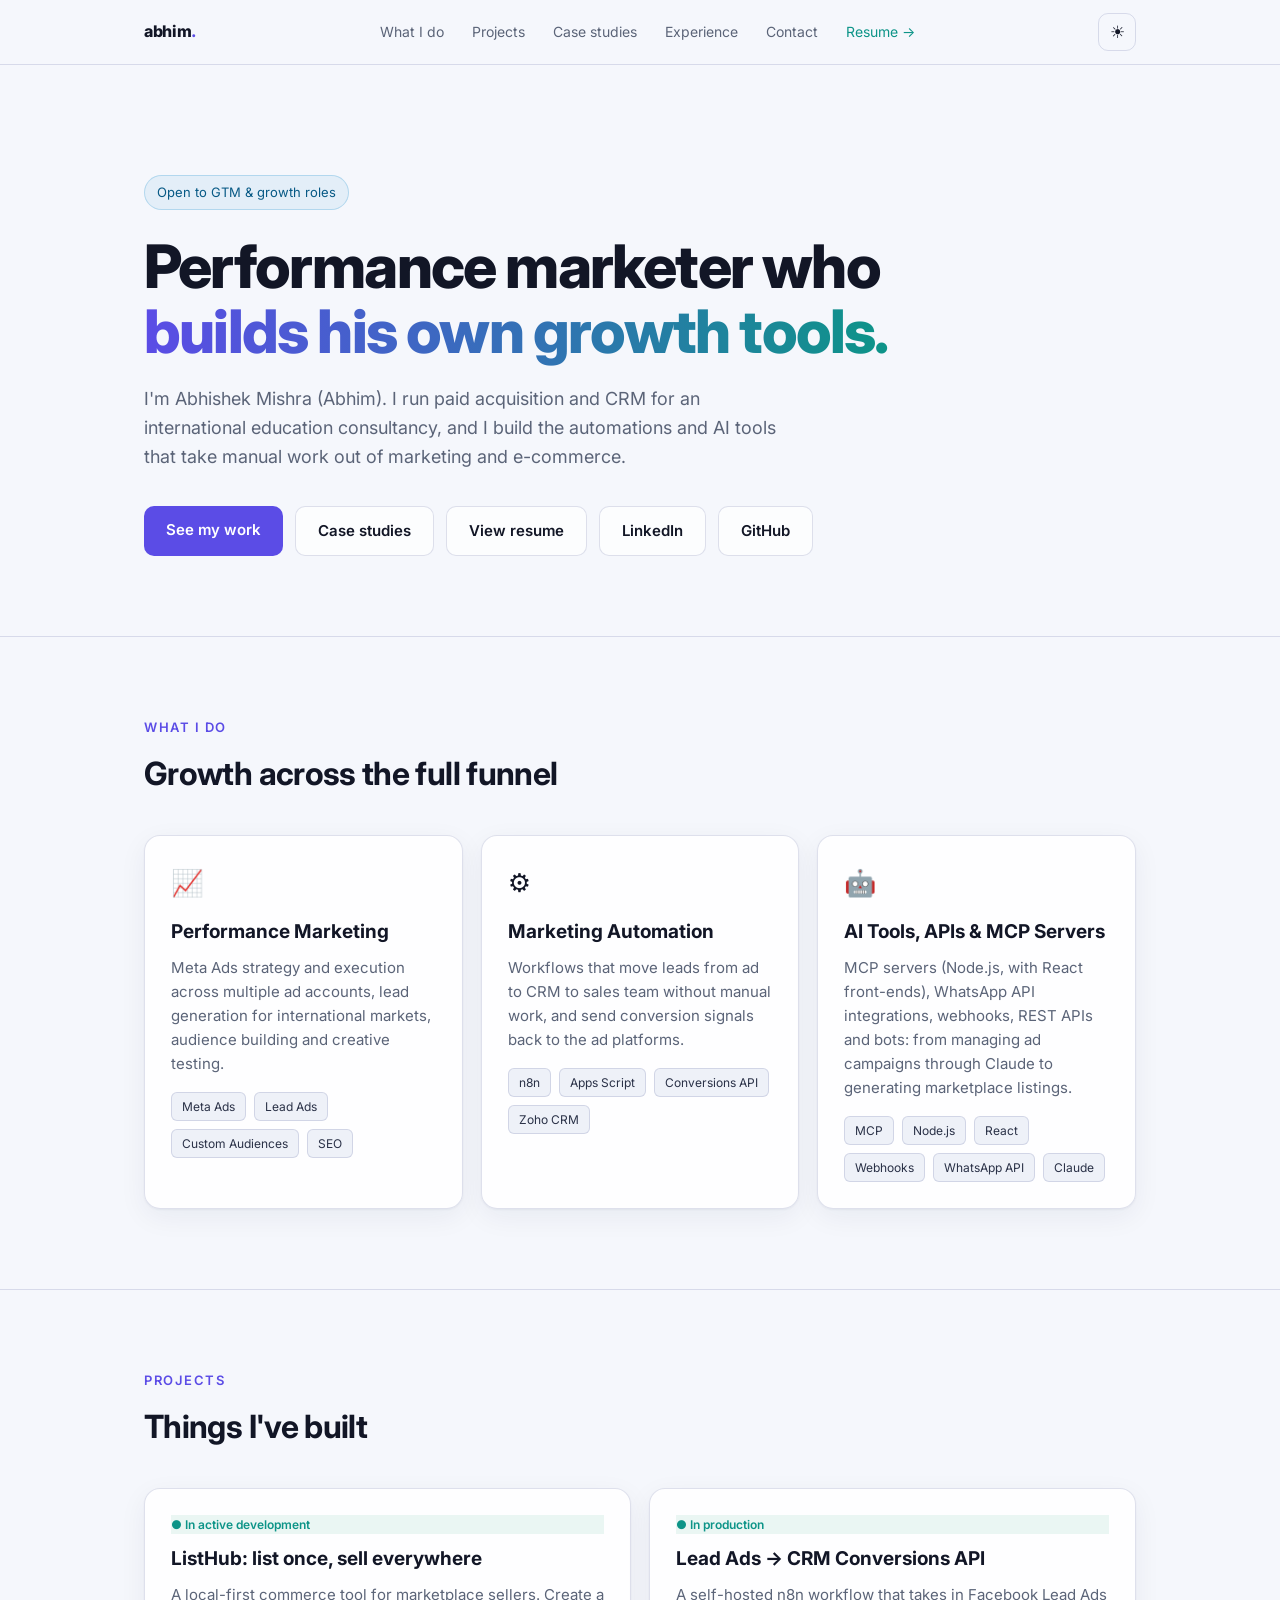
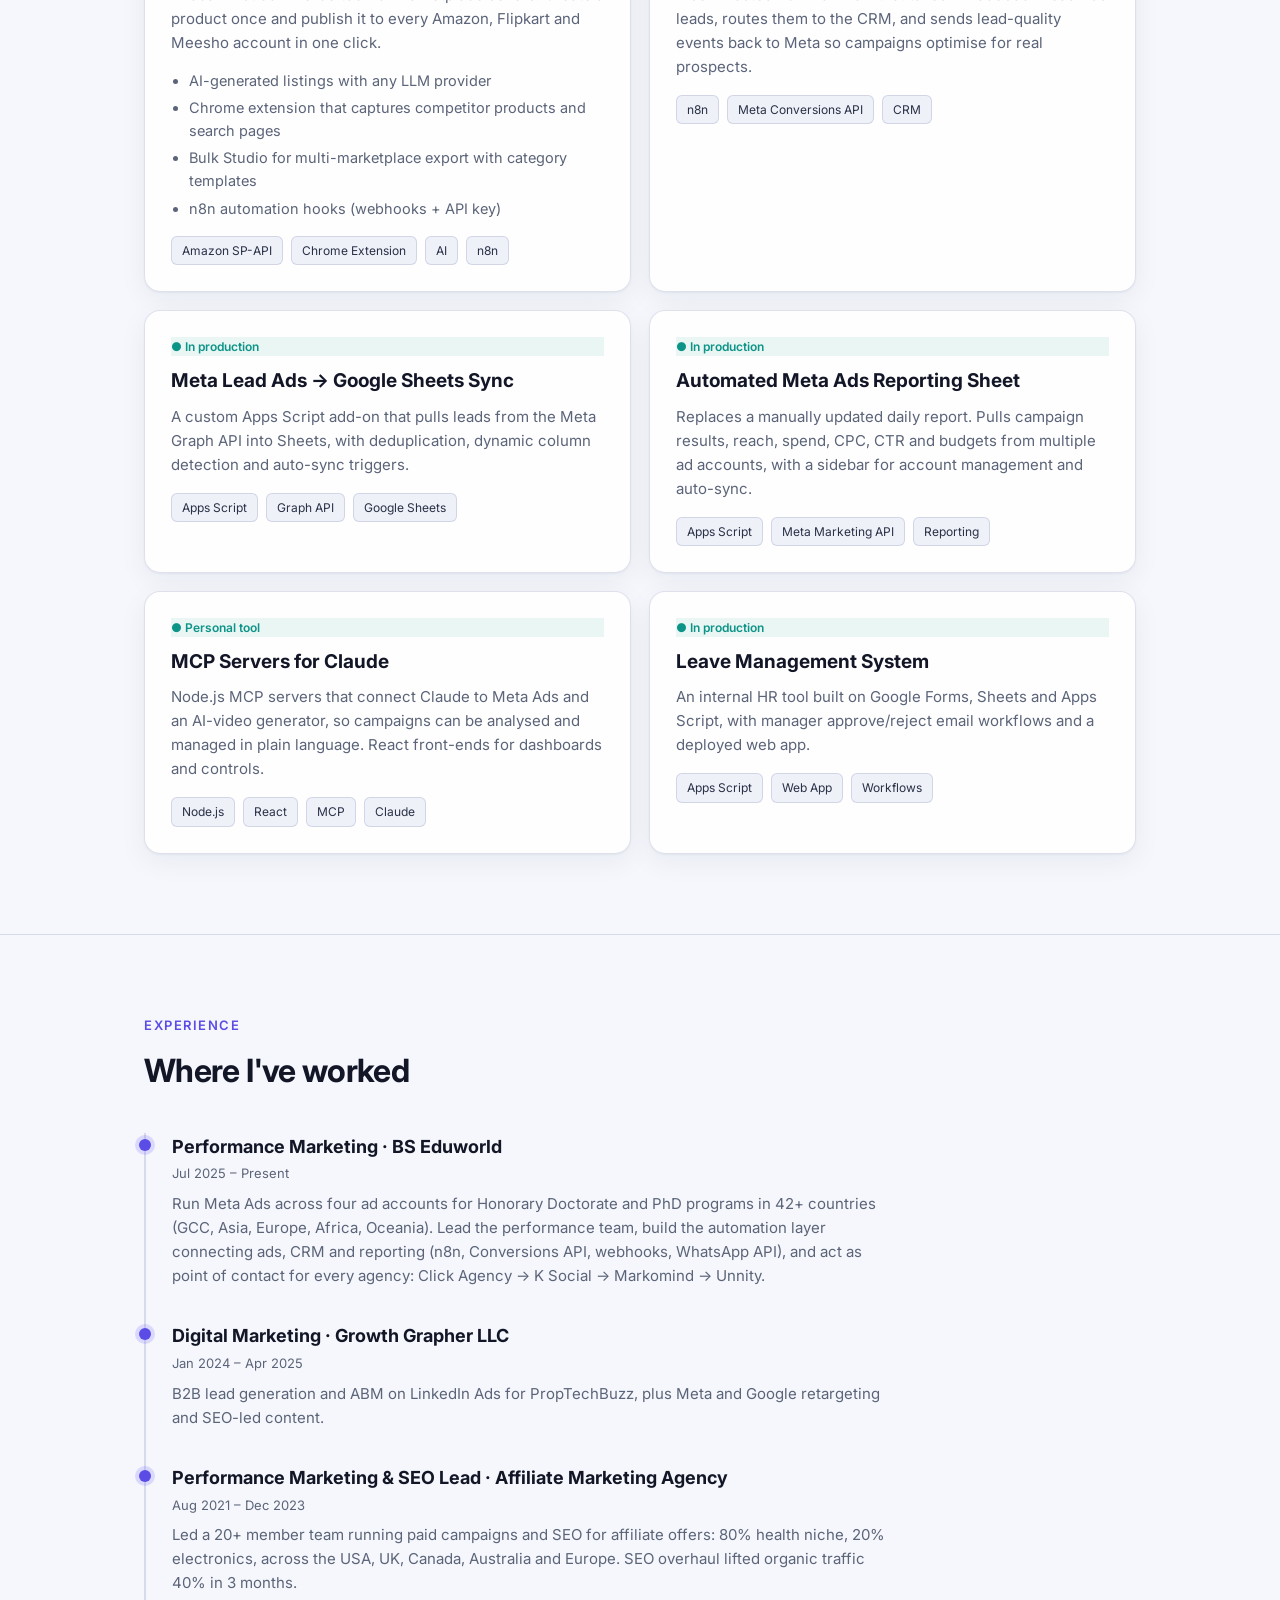
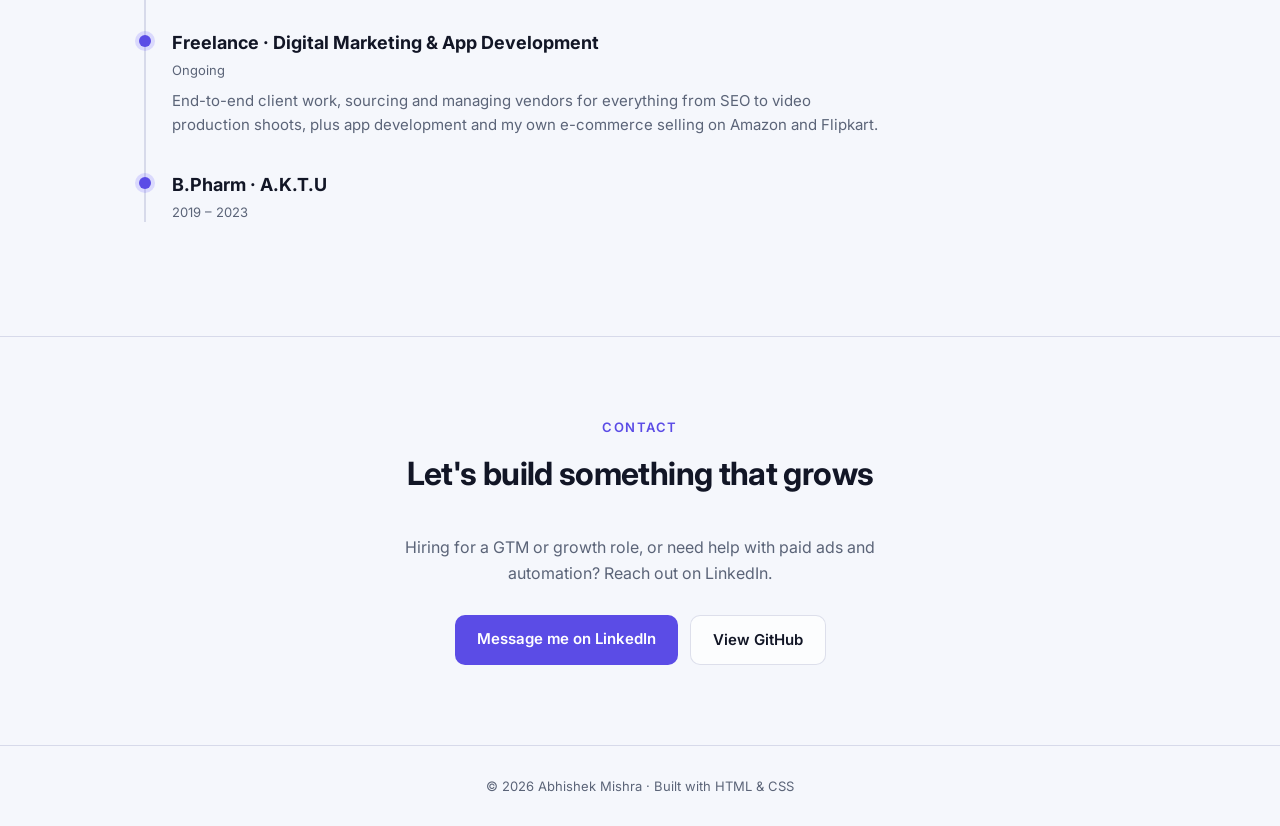
<file: index.html>
<!DOCTYPE html>
<html lang="en">
<head>
<meta charset="UTF-8">
<meta property="og:type" content="website">
<meta property="og:url" content="https://abhimxspace.github.io/portfolio/">
<meta property="og:title" content="Abhishek Mishra | Performance Marketing & Automation Lead">
<meta property="og:description" content="I run the ads and build the system behind them: Meta Ads, n8n, Conversions API, AI tools. Portfolio, case studies and resume.">
<meta property="og:image" content="https://abhimxspace.github.io/portfolio/img/og-portfolio.png">
<meta property="og:image:width" content="1200">
<meta property="og:image:height" content="627">
<meta name="twitter:card" content="summary_large_image">
<meta name="twitter:image" content="https://abhimxspace.github.io/portfolio/img/og-portfolio.png">
<meta name="viewport" content="width=device-width, initial-scale=1.0">
<title>Abhishek Mishra (Abhim) | Performance Marketer & Growth Builder</title>
<meta name="description" content="Performance marketer who builds his own tools: Meta Ads, CRM, marketing automation with n8n and Apps Script, and AI tools for e-commerce sellers.">
<link rel="preconnect" href="https://fonts.googleapis.com">
<link href="https://fonts.googleapis.com/css2?family=Inter:wght@400;500;600;700;800&display=swap" rel="stylesheet">
<style>
  :root{
    --bg:#0b0d12; --panel:#12151d; --line:#1f2430; --text:#e8eaf0; --muted:#9aa3b5;
    --accent:#6d5efc; --accent2:#22d3a6;
  }
  *{box-sizing:border-box;margin:0;padding:0}
  html{scroll-behavior:smooth}
  body{font-family:Inter,system-ui,sans-serif;background:var(--bg);color:var(--text);line-height:1.6}
  a{color:inherit;text-decoration:none}
  .wrap{max-width:1040px;margin:0 auto;padding:0 24px}
  nav{position:sticky;top:0;z-index:10;background:rgba(11,13,18,.85);backdrop-filter:blur(10px);border-bottom:1px solid var(--line)}
  nav .wrap{display:flex;justify-content:space-between;align-items:center;height:64px}
  .logo{font-weight:800;letter-spacing:-.02em}
  .logo span{color:var(--accent)}
  nav ul{display:flex;gap:28px;list-style:none;font-size:14px;color:var(--muted)}
  nav ul a:hover{color:var(--text)}
  .hero{padding:110px 0 80px}
  .tag{display:inline-block;font-size:13px;color:var(--accent2);border:1px solid rgba(34,211,166,.3);background:rgba(34,211,166,.08);padding:6px 12px;border-radius:999px;margin-bottom:24px}
  h1{font-size:clamp(36px,6vw,60px);line-height:1.08;letter-spacing:-.03em;font-weight:800;max-width:820px}
  h1 .grad{background:linear-gradient(90deg,var(--accent),var(--accent2));-webkit-background-clip:text;background-clip:text;color:transparent}
  .lead{font-size:18px;color:var(--muted);max-width:640px;margin:22px 0 34px}
  .btns{display:flex;gap:12px;flex-wrap:wrap}
  .btn{padding:12px 22px;border-radius:10px;font-weight:600;font-size:15px;transition:.2s}
  .btn.primary{background:var(--accent);color:#fff}
  .btn.primary:hover{filter:brightness(1.1)}
  .btn.ghost{border:1px solid var(--line)}
  .btn.ghost:hover{border-color:var(--muted)}
  section{padding:80px 0;border-top:1px solid var(--line)}
  .eyebrow{font-size:13px;text-transform:uppercase;letter-spacing:.12em;color:var(--accent);font-weight:600;margin-bottom:10px}
  h2{font-size:32px;letter-spacing:-.02em;margin-bottom:36px}
  .grid{display:grid;gap:18px}
  .g3{grid-template-columns:repeat(auto-fit,minmax(280px,1fr))}
  .g2{grid-template-columns:repeat(auto-fit,minmax(420px,1fr))}
  .card{background:var(--panel);border:1px solid var(--line);border-radius:16px;padding:26px;transition:.2s}
  .card:hover{border-color:#2d3446;transform:translateY(-2px)}
  .card h3{font-size:19px;margin-bottom:8px}
  .card p{color:var(--muted);font-size:15px}
  .icon{font-size:26px;margin-bottom:14px}
  .chips{display:flex;flex-wrap:wrap;gap:8px;margin-top:16px}
  .chip{font-size:12px;padding:4px 10px;border-radius:6px;background:#1a1f2b;color:#c6cbe0;border:1px solid var(--line)}
  .proj .status{font-size:12px;color:var(--accent2);font-weight:600;margin-bottom:10px;display:block}
  .proj ul{margin:14px 0 0 18px;color:var(--muted);font-size:14.5px}
  .proj li{margin-bottom:4px}
  .timeline{border-left:2px solid var(--line);padding-left:26px}
  .tl-item{position:relative;margin-bottom:34px}
  .tl-item::before{content:"";position:absolute;left:-33px;top:6px;width:12px;height:12px;border-radius:50%;background:var(--accent);box-shadow:0 0 0 4px rgba(109,94,252,.2)}
  .tl-item h3{font-size:18px}
  .tl-item .when{font-size:13px;color:var(--muted);margin:2px 0 8px}
  .tl-item p{color:var(--muted);font-size:15px;max-width:720px}
  .contact{text-align:center}
  .contact p{color:var(--muted);max-width:560px;margin:0 auto 28px}
  .contact .btns{justify-content:center}
  footer{padding:30px 0;border-top:1px solid var(--line);color:var(--muted);font-size:13px;text-align:center}
  @media(max-width:700px){nav ul{display:none}.g2{grid-template-columns:1fr}.hero{padding:70px 0 50px}}
</style>
<meta name="theme-color" content="#05060a">
<link rel="stylesheet" href="theme.css">
<script src="theme.js"></script>
</head>
<body>

<nav>
  <div class="wrap">
    <a href="#" class="logo">abhim<span>.</span></a>
    <ul>
      <li><a href="#what">What I do</a></li>
      <li><a href="#projects">Projects</a></li>
      <li><a href="case-studies.html">Case studies</a></li>
      <li><a href="#experience">Experience</a></li>
      <li><a href="#contact">Contact</a></li>
      <li><a href="resume.html" style="color:var(--accent2)">Resume →</a></li>
    </ul>
  </div>
</nav>

<header class="hero">
  <div class="wrap">
    <span class="tag">Open to GTM & growth roles</span>
    <h1>Performance marketer who <span class="grad">builds his own growth tools.</span></h1>
    <p class="lead">I'm Abhishek Mishra (Abhim). I run paid acquisition and CRM for an international education consultancy, and I build the automations and AI tools that take manual work out of marketing and e-commerce.</p>
    <div class="btns">
      <a class="btn primary" href="#projects">See my work</a>
      <a class="btn ghost" href="case-studies.html">Case studies</a>
      <a class="btn ghost" href="resume.html">View resume</a>
      <a class="btn ghost" href="https://www.linkedin.com/in/abhishek-mishra-ln/" target="_blank" rel="noopener">LinkedIn</a>
      <a class="btn ghost" href="https://github.com/abhimxspace" target="_blank" rel="noopener">GitHub</a>
    </div>
  </div>
</header>

<section id="what">
  <div class="wrap">
    <div class="eyebrow">What I do</div>
    <h2>Growth across the full funnel</h2>
    <div class="grid g3">
      <div class="card">
        <div class="icon">📈</div>
        <h3>Performance Marketing</h3>
        <p>Meta Ads strategy and execution across multiple ad accounts, lead generation for international markets, audience building and creative testing.</p>
        <div class="chips"><span class="chip">Meta Ads</span><span class="chip">Lead Ads</span><span class="chip">Custom Audiences</span><span class="chip">SEO</span></div>
      </div>
      <div class="card">
        <div class="icon">⚙️</div>
        <h3>Marketing Automation</h3>
        <p>Workflows that move leads from ad to CRM to sales team without manual work, and send conversion signals back to the ad platforms.</p>
        <div class="chips"><span class="chip">n8n</span><span class="chip">Apps Script</span><span class="chip">Conversions API</span><span class="chip">Zoho CRM</span></div>
      </div>
      <div class="card">
        <div class="icon">🤖</div>
        <h3>AI Tools, APIs & MCP Servers</h3>
        <p>MCP servers (Node.js, with React front-ends), WhatsApp API integrations, webhooks, REST APIs and bots: from managing ad campaigns through Claude to generating marketplace listings.</p>
        <div class="chips"><span class="chip">MCP</span><span class="chip">Node.js</span><span class="chip">React</span><span class="chip">Webhooks</span><span class="chip">WhatsApp API</span><span class="chip">Claude</span></div>
      </div>
    </div>
  </div>
</section>

<section id="projects">
  <div class="wrap">
    <div class="eyebrow">Projects</div>
    <h2>Things I've built</h2>
    <div class="grid g2">
      <div class="card proj">
        <span class="status">● In active development</span>
        <h3>ListHub: list once, sell everywhere</h3>
        <p>A local-first commerce tool for marketplace sellers. Create a product once and publish it to every Amazon, Flipkart and Meesho account in one click.</p>
        <ul>
          <li>AI-generated listings with any LLM provider</li>
          <li>Chrome extension that captures competitor products and search pages</li>
          <li>Bulk Studio for multi-marketplace export with category templates</li>
          <li>n8n automation hooks (webhooks + API key)</li>
        </ul>
        <div class="chips"><span class="chip">Amazon SP-API</span><span class="chip">Chrome Extension</span><span class="chip">AI</span><span class="chip">n8n</span></div>
      </div>
      <div class="card proj">
        <span class="status">● In production</span>
        <h3>Lead Ads → CRM Conversions API</h3>
        <p>A self-hosted n8n workflow that takes in Facebook Lead Ads leads, routes them to the CRM, and sends lead-quality events back to Meta so campaigns optimise for real prospects.</p>
        <div class="chips"><span class="chip">n8n</span><span class="chip">Meta Conversions API</span><span class="chip">CRM</span></div>
      </div>
      <div class="card proj">
        <span class="status">● In production</span>
        <h3>Meta Lead Ads → Google Sheets Sync</h3>
        <p>A custom Apps Script add-on that pulls leads from the Meta Graph API into Sheets, with deduplication, dynamic column detection and auto-sync triggers.</p>
        <div class="chips"><span class="chip">Apps Script</span><span class="chip">Graph API</span><span class="chip">Google Sheets</span></div>
      </div>
      <div class="card proj">
        <span class="status">● In production</span>
        <h3>Automated Meta Ads Reporting Sheet</h3>
        <p>Replaces a manually updated daily report. Pulls campaign results, reach, spend, CPC, CTR and budgets from multiple ad accounts, with a sidebar for account management and auto-sync.</p>
        <div class="chips"><span class="chip">Apps Script</span><span class="chip">Meta Marketing API</span><span class="chip">Reporting</span></div>
      </div>
      <div class="card proj">
        <span class="status">● Personal tool</span>
        <h3>MCP Servers for Claude</h3>
        <p>Node.js MCP servers that connect Claude to Meta Ads and an AI-video generator, so campaigns can be analysed and managed in plain language. React front-ends for dashboards and controls.</p>
        <div class="chips"><span class="chip">Node.js</span><span class="chip">React</span><span class="chip">MCP</span><span class="chip">Claude</span></div>
      </div>
      <div class="card proj">
        <span class="status">● In production</span>
        <h3>Leave Management System</h3>
        <p>An internal HR tool built on Google Forms, Sheets and Apps Script, with manager approve/reject email workflows and a deployed web app.</p>
        <div class="chips"><span class="chip">Apps Script</span><span class="chip">Web App</span><span class="chip">Workflows</span></div>
      </div>
    </div>
  </div>
</section>

<section id="experience">
  <div class="wrap">
    <div class="eyebrow">Experience</div>
    <h2>Where I've worked</h2>
    <div class="timeline">
      <div class="tl-item">
        <h3>Performance Marketing · BS Eduworld</h3>
        <div class="when">Jul 2025 – Present</div>
        <p>Run Meta Ads across four ad accounts for Honorary Doctorate and PhD programs in 42+ countries (GCC, Asia, Europe, Africa, Oceania). Lead the performance team, build the automation layer connecting ads, CRM and reporting (n8n, Conversions API, webhooks, WhatsApp API), and act as point of contact for every agency: Click Agency → K Social → Markomind → Unnity.</p>
      </div>
      <div class="tl-item">
        <h3>Digital Marketing · Growth Grapher LLC</h3>
        <div class="when">Jan 2024 – Apr 2025</div>
        <p>B2B lead generation and ABM on LinkedIn Ads for PropTechBuzz, plus Meta and Google retargeting and SEO-led content.</p>
      </div>
      <div class="tl-item">
        <h3>Performance Marketing & SEO Lead · Affiliate Marketing Agency</h3>
        <div class="when">Aug 2021 – Dec 2023</div>
        <p>Led a 20+ member team running paid campaigns and SEO for affiliate offers: 80% health niche, 20% electronics, across the USA, UK, Canada, Australia and Europe. SEO overhaul lifted organic traffic 40% in 3 months.</p>
      </div>
      <div class="tl-item">
        <h3>Freelance · Digital Marketing & App Development</h3>
        <div class="when">Ongoing</div>
        <p>End-to-end client work, sourcing and managing vendors for everything from SEO to video production shoots, plus app development and my own e-commerce selling on Amazon and Flipkart.</p>
      </div>
      <div class="tl-item">
        <h3>B.Pharm · A.K.T.U</h3>
        <div class="when">2019 – 2023</div>
      </div>
    </div>
  </div>
</section>

<section id="contact" class="contact">
  <div class="wrap">
    <div class="eyebrow">Contact</div>
    <h2>Let's build something that grows</h2>
    <p>Hiring for a GTM or growth role, or need help with paid ads and automation? Reach out on LinkedIn.</p>
    <div class="btns">
      <a class="btn primary" href="https://www.linkedin.com/in/abhishek-mishra-ln/" target="_blank" rel="noopener">Message me on LinkedIn</a>
      <a class="btn ghost" href="https://github.com/abhimxspace" target="_blank" rel="noopener">View GitHub</a>
    </div>
  </div>
</section>

<footer>© 2026 Abhishek Mishra · Built with HTML & CSS</footer>

</body>
</html>
</file>
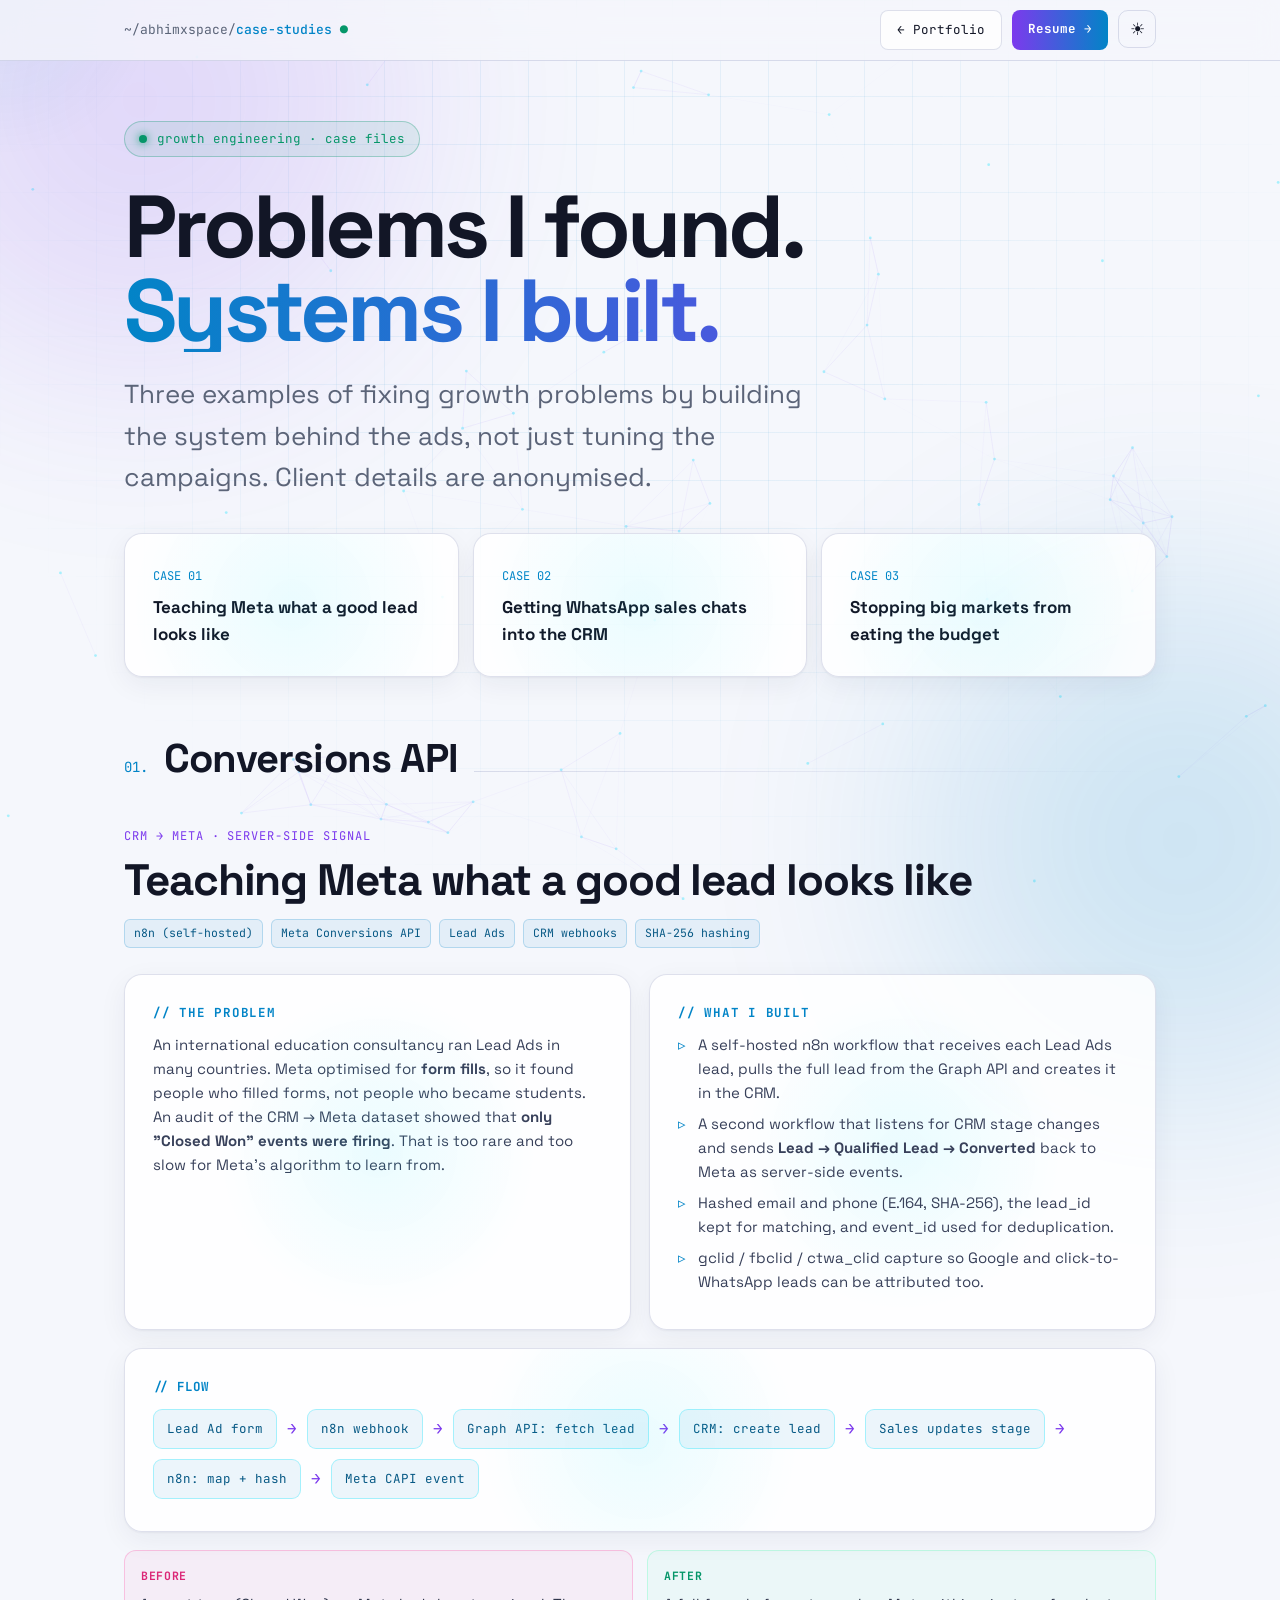
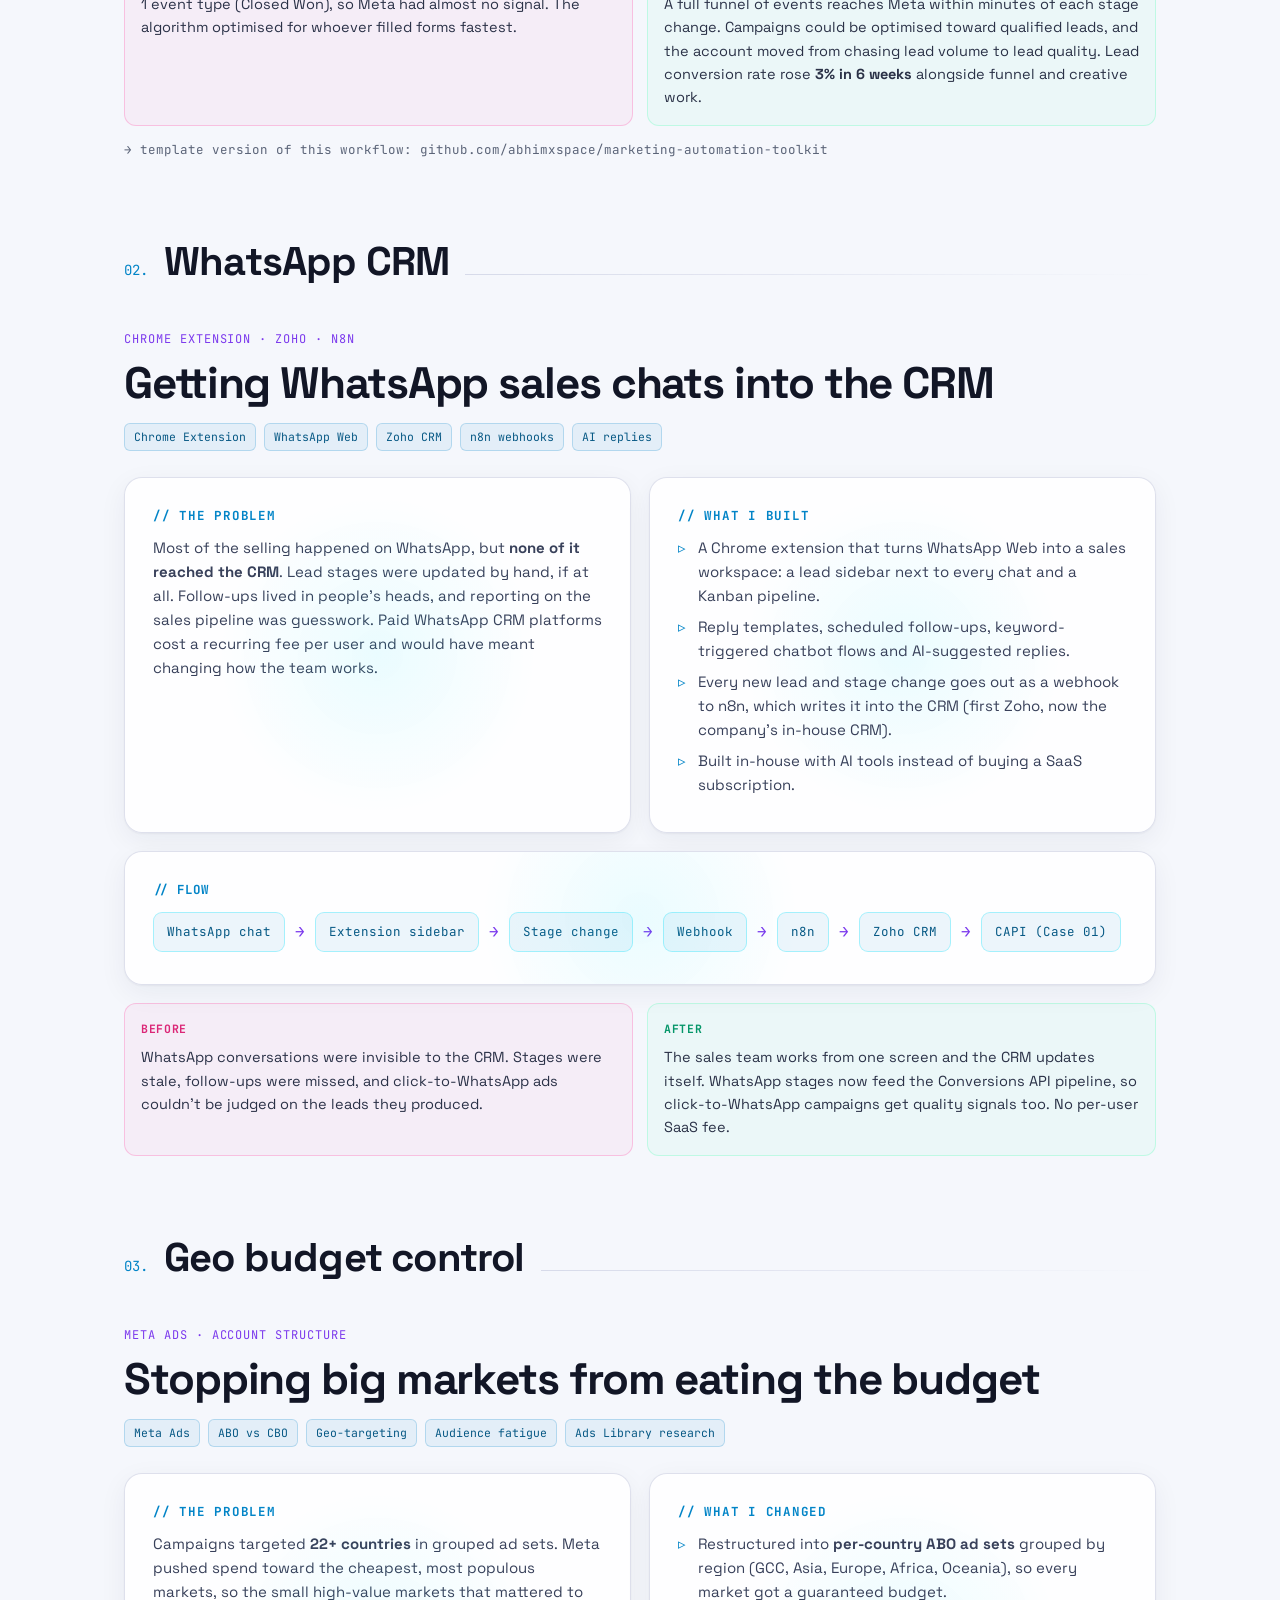
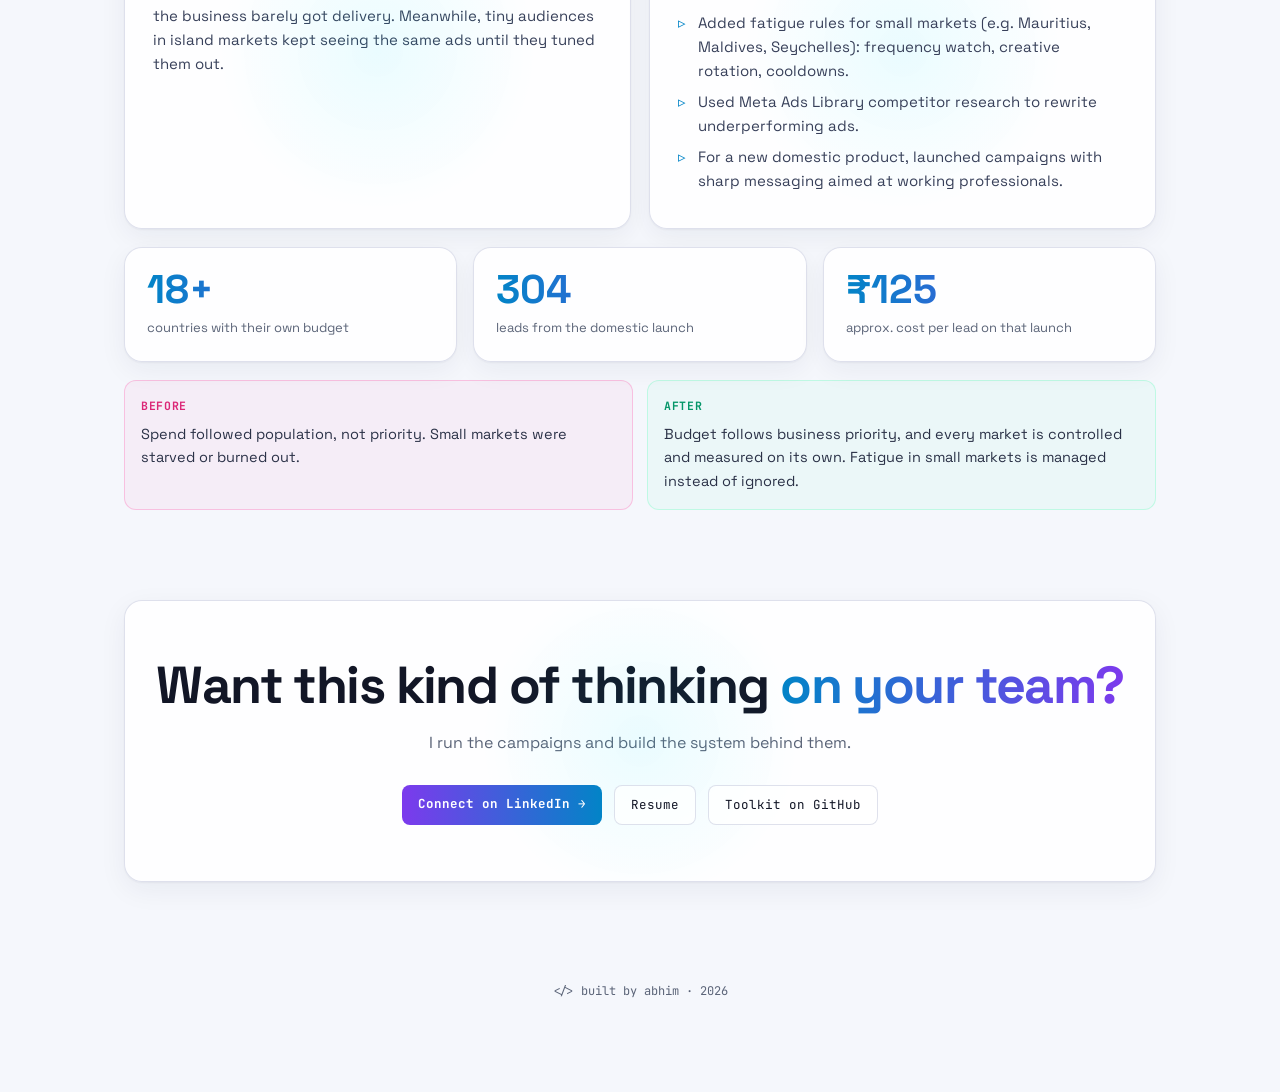
<file: case-studies.html>
<!DOCTYPE html>
<html lang="en">
<head>
<meta charset="UTF-8">
<meta property="og:type" content="website">
<meta property="og:url" content="https://abhimxspace.github.io/portfolio/case-studies.html">
<meta property="og:title" content="3 Growth Problems I Solved by Building the System">
<meta property="og:description" content="A CRM → Conversions API pipeline, a WhatsApp CRM Chrome extension, and per-country budget control across 22+ countries.">
<meta property="og:image" content="https://abhimxspace.github.io/portfolio/img/og-case-studies.png">
<meta property="og:image:width" content="1200">
<meta property="og:image:height" content="627">
<meta name="twitter:card" content="summary_large_image">
<meta name="twitter:image" content="https://abhimxspace.github.io/portfolio/img/og-case-studies.png">
<meta name="viewport" content="width=device-width, initial-scale=1.0">
<title>Case Studies · Abhishek Mishra (Abhim)</title>
<meta name="description" content="Growth engineering case studies by Abhishek Mishra: Conversions API, WhatsApp CRM and geo-budget restructuring.">
<link rel="preconnect" href="https://fonts.googleapis.com">
<link href="https://fonts.googleapis.com/css2?family=Space+Grotesk:wght@400;500;600;700&family=JetBrains+Mono:wght@400;500;700&display=swap" rel="stylesheet">
<style>
:root{
  --bg:#05060a; --panel:rgba(14,17,26,.72); --line:rgba(120,140,255,.14);
  --text:#e9ecf5; --muted:#8b93a8; --cyan:#00e5ff; --violet:#8b5cf6; --pink:#ff3d9a; --green:#3dffa8;
}
*{box-sizing:border-box;margin:0;padding:0}
html{scroll-behavior:smooth}
body{font-family:'Space Grotesk',system-ui,sans-serif;background:var(--bg);color:var(--text);line-height:1.6;overflow-x:hidden;cursor:default}
.mono{font-family:'JetBrains Mono',monospace}
a{color:inherit;text-decoration:none}

/* background layers */
#net{position:fixed;inset:0;z-index:0;pointer-events:none}
.grid-bg{position:fixed;inset:0;z-index:0;pointer-events:none;
  background-image:linear-gradient(rgba(0,229,255,.05) 1px,transparent 1px),linear-gradient(90deg,rgba(0,229,255,.05) 1px,transparent 1px);
  background-size:48px 48px;mask-image:radial-gradient(ellipse at 50% 30%,#000 30%,transparent 75%)}
.glow{position:fixed;width:520px;height:520px;border-radius:50%;filter:blur(120px);opacity:.35;z-index:0;pointer-events:none;animation:float 18s ease-in-out infinite}
.g1{background:var(--violet);top:-160px;left:-120px}
.g2{background:var(--cyan);bottom:-200px;right:-160px;animation-delay:-9s}
@keyframes float{50%{transform:translate(80px,60px) scale(1.15)}}
#cursor{position:fixed;width:340px;height:340px;border-radius:50%;pointer-events:none;z-index:1;
  background:radial-gradient(circle,rgba(0,229,255,.10),transparent 65%);transform:translate(-50%,-50%);transition:opacity .3s}
.scan{position:fixed;inset:0;z-index:50;pointer-events:none;background:repeating-linear-gradient(0deg,rgba(255,255,255,.015) 0 1px,transparent 1px 3px)}

main{position:relative;z-index:2;max-width:1080px;margin:0 auto;padding:0 24px 80px}

/* top bar */
.bar{position:sticky;top:0;z-index:20;backdrop-filter:blur(14px);background:rgba(5,6,10,.6);border-bottom:1px solid var(--line)}
.bar .in{max-width:1080px;margin:0 auto;padding:0 24px;height:60px;display:flex;align-items:center;justify-content:space-between}
.bar .path{font-size:13px;color:var(--muted)}
.bar .path b{color:var(--cyan);font-weight:500}
.bar .acts{display:flex;gap:10px}
.btn{font-family:'JetBrains Mono',monospace;font-size:12.5px;padding:9px 16px;border-radius:8px;border:1px solid var(--line);background:rgba(255,255,255,.02);cursor:pointer;color:var(--text);transition:.25s;position:relative;overflow:hidden}
.btn:hover{border-color:var(--cyan);box-shadow:0 0 18px rgba(0,229,255,.35);color:var(--cyan)}
.btn.solid{background:linear-gradient(90deg,var(--violet),var(--cyan));border:none;color:#05060a;font-weight:700}
.btn.solid:hover{box-shadow:0 0 28px rgba(139,92,246,.6);color:#05060a}

/* hero */
.hero{min-height:88vh;display:flex;flex-direction:column;justify-content:center;padding:60px 0 40px}
.status{display:inline-flex;align-items:center;gap:10px;font-size:12.5px;color:var(--green);border:1px solid rgba(61,255,168,.3);background:rgba(61,255,168,.06);padding:7px 14px;border-radius:999px;width:fit-content;margin-bottom:28px}
.dot{width:8px;height:8px;border-radius:50%;background:var(--green);box-shadow:0 0 10px var(--green);animation:pulse 1.6s infinite}
@keyframes pulse{50%{opacity:.3}}
h1.name{font-size:clamp(46px,9vw,104px);line-height:.95;font-weight:700;letter-spacing:-.04em;position:relative}
.name .l2{display:block;background:linear-gradient(90deg,var(--cyan),var(--violet),var(--pink),var(--cyan));background-size:300% 100%;-webkit-background-clip:text;background-clip:text;color:transparent;animation:shift 8s linear infinite}
@keyframes shift{to{background-position:300% 0}}
.glitch{position:relative;display:inline-block}
.glitch::before,.glitch::after{content:attr(data-t);position:absolute;inset:0;opacity:0}
.glitch::before{color:var(--cyan);animation:gl1 5s infinite}
.glitch::after{color:var(--pink);animation:gl2 5s infinite}
@keyframes gl1{0%,92%,100%{opacity:0;transform:none}93%{opacity:.8;transform:translate(-4px,2px);clip-path:inset(10% 0 60% 0)}95%{opacity:.8;transform:translate(3px,-2px);clip-path:inset(55% 0 15% 0)}}
@keyframes gl2{0%,92%,100%{opacity:0;transform:none}94%{opacity:.8;transform:translate(4px,-1px);clip-path:inset(30% 0 40% 0)}96%{opacity:.8;transform:translate(-3px,2px);clip-path:inset(70% 0 5% 0)}}
.role{font-size:clamp(18px,2.6vw,26px);color:var(--muted);margin-top:22px;min-height:1.6em}
.role .typed{color:var(--text)}
.caret{display:inline-block;width:10px;height:1.1em;background:var(--cyan);vertical-align:-3px;margin-left:4px;animation:blink 1s steps(1) infinite;box-shadow:0 0 10px var(--cyan)}
@keyframes blink{50%{opacity:0}}
.term{margin-top:40px;max-width:640px;background:var(--panel);border:1px solid var(--line);border-radius:14px;overflow:hidden;box-shadow:0 30px 80px rgba(0,0,0,.5),0 0 0 1px rgba(0,229,255,.05)}
.term .tb{display:flex;gap:7px;padding:12px 14px;border-bottom:1px solid var(--line)}
.term .tb i{width:11px;height:11px;border-radius:50%;background:#ff5f57}.term .tb i:nth-child(2){background:#febc2e}.term .tb i:nth-child(3){background:#28c840}
.term pre{padding:18px 20px;font-size:13.5px;line-height:1.85;white-space:pre-wrap;min-height:190px;color:#c9d1e6}
.term .k{color:var(--violet)}.term .s{color:var(--green)}.term .c{color:var(--cyan)}.term .p{color:var(--pink)}
.scroll{margin-top:46px;font-size:12px;color:var(--muted);display:flex;align-items:center;gap:10px}
.mouse{width:20px;height:32px;border:1.5px solid var(--muted);border-radius:12px;position:relative}
.mouse::after{content:"";position:absolute;left:50%;top:6px;width:3px;height:7px;background:var(--cyan);border-radius:2px;transform:translateX(-50%);animation:wheel 1.8s infinite}
@keyframes wheel{to{transform:translate(-50%,12px);opacity:0}}

/* sections */
section{padding:70px 0}
.sh{display:flex;align-items:baseline;gap:16px;margin-bottom:36px}
.sh .no{font-family:'JetBrains Mono',monospace;color:var(--cyan);font-size:14px}
.sh h2{font-size:clamp(28px,4vw,40px);letter-spacing:-.02em}
.sh .ln{flex:1;height:1px;background:linear-gradient(90deg,var(--line),transparent)}

.card{background:var(--panel);border:1px solid var(--line);border-radius:18px;padding:28px;position:relative;overflow:hidden;transition:transform .35s cubic-bezier(.2,.8,.2,1),border-color .35s,box-shadow .35s;transform-style:preserve-3d}
.card::before{content:"";position:absolute;inset:-1px;border-radius:18px;padding:1px;background:linear-gradient(130deg,transparent 30%,rgba(0,229,255,.6),rgba(139,92,246,.6),transparent 70%);
  -webkit-mask:linear-gradient(#000 0 0) content-box,linear-gradient(#000 0 0);-webkit-mask-composite:xor;mask-composite:exclude;opacity:0;transition:opacity .35s}
.card:hover::before{opacity:1}
.card:hover{box-shadow:0 20px 60px rgba(0,229,255,.08)}
.card .shine{position:absolute;inset:0;pointer-events:none;background:radial-gradient(400px circle at var(--mx,50%) var(--my,50%),rgba(0,229,255,.08),transparent 40%)}

.summary{font-size:clamp(17px,2vw,20px);color:#c8cee0;line-height:1.75}
.summary b{color:var(--cyan);font-weight:600}
.stats{display:grid;grid-template-columns:repeat(3,1fr);gap:16px;margin-top:22px}
.stat{text-align:left;padding:22px}
.stat .n{font-size:40px;font-weight:700;background:linear-gradient(90deg,var(--cyan),var(--violet));-webkit-background-clip:text;background-clip:text;color:transparent;line-height:1}
.stat .t{font-size:13px;color:var(--muted);margin-top:8px}

/* timeline */
.tl{position:relative;padding-left:34px}
.tl::before{content:"";position:absolute;left:8px;top:6px;bottom:6px;width:2px;background:var(--line)}
.tl .prog{position:absolute;left:8px;top:6px;width:2px;height:0;background:linear-gradient(var(--cyan),var(--violet));box-shadow:0 0 12px var(--cyan);transition:height .2s linear}
.job{position:relative;margin-bottom:22px}
.job .node{position:absolute;left:-34px;top:30px;width:18px;height:18px;border-radius:50%;background:var(--bg);border:2px solid var(--cyan);box-shadow:0 0 14px var(--cyan)}
.job .node::after{content:"";position:absolute;inset:3px;border-radius:50%;background:var(--cyan)}
.job .top{display:flex;justify-content:space-between;gap:12px;flex-wrap:wrap}
.job h3{font-size:21px}
.job .co{color:var(--cyan);font-size:15px;margin-top:2px}
.job .when{font-family:'JetBrains Mono',monospace;font-size:12px;color:var(--muted);border:1px solid var(--line);padding:4px 10px;border-radius:6px;height:fit-content;white-space:nowrap}
.job ul{list-style:none;margin-top:12px}
.job .sub{font-size:12px;color:var(--violet);margin-top:18px;letter-spacing:.04em}
.job li{position:relative;padding-left:22px;color:#b9c0d4;font-size:15px;margin-bottom:8px}
.job li::before{content:"▹";position:absolute;left:0;color:var(--cyan)}

/* projects */
.pgrid{display:grid;grid-template-columns:repeat(auto-fit,minmax(310px,1fr));gap:18px}
.proj .hd{display:flex;justify-content:space-between;align-items:center;margin-bottom:14px}
.proj .ico{width:44px;height:44px;border-radius:12px;display:grid;place-items:center;font-size:20px;background:linear-gradient(135deg,rgba(0,229,255,.15),rgba(139,92,246,.15));border:1px solid var(--line)}
.proj .st{font-family:'JetBrains Mono',monospace;font-size:11px;color:var(--green)}
.proj h3{font-size:19px;margin-bottom:8px}
.proj p{color:var(--muted);font-size:14.5px}
.tags{display:flex;flex-wrap:wrap;gap:7px;margin-top:16px}
.tag{font-family:'JetBrains Mono',monospace;font-size:11.5px;padding:4px 9px;border-radius:6px;background:rgba(0,229,255,.06);color:#9fe9f5;border:1px solid rgba(0,229,255,.18)}

/* skills */
.sgrid{display:grid;grid-template-columns:repeat(auto-fit,minmax(240px,1fr));gap:18px}
.sk h4{font-family:'JetBrains Mono',monospace;font-size:13px;color:var(--cyan);margin-bottom:14px;letter-spacing:.04em}
.sk .tags{margin-top:0}
.sk .tag{font-size:12.5px;padding:6px 11px;background:rgba(255,255,255,.03);color:#d6dbea;border-color:var(--line);transition:.25s}
.sk .tag:hover{border-color:var(--violet);color:#fff;box-shadow:0 0 14px rgba(139,92,246,.4);transform:translateY(-2px)}

/* marquee */
.marq{overflow:hidden;border-block:1px solid var(--line);padding:18px 0;margin:10px 0 20px;mask-image:linear-gradient(90deg,transparent,#000 10%,#000 90%,transparent)}
.marq .tr{display:flex;gap:48px;width:max-content;animation:mq 32s linear infinite;font-family:'JetBrains Mono',monospace;font-size:14px;color:var(--muted)}
.marq span::before{content:"◆ ";color:var(--violet)}
@keyframes mq{to{transform:translateX(-50%)}}

/* edu + contact */
.edu{display:flex;justify-content:space-between;align-items:center;gap:16px;flex-wrap:wrap}
.edu h3{font-size:20px}.edu p{color:var(--muted)}
.cta{text-align:center;padding:56px 28px}
.cta h2{font-size:clamp(30px,5vw,52px);letter-spacing:-.03em;line-height:1.1}
.cta p{color:var(--muted);margin:16px auto 30px;max-width:520px}
.cta .row{display:flex;gap:12px;justify-content:center;flex-wrap:wrap}
footer{text-align:center;color:var(--muted);font-size:12px;padding:30px 0 10px;font-family:'JetBrains Mono',monospace}

/* reveal */
.rv{opacity:0;transform:translateY(40px);filter:blur(6px);transition:opacity .9s cubic-bezier(.2,.8,.2,1),transform .9s cubic-bezier(.2,.8,.2,1),filter .9s}
.rv.in{opacity:1;transform:none;filter:none}
.d1{transition-delay:.08s}.d2{transition-delay:.16s}.d3{transition-delay:.24s}.d4{transition-delay:.32s}.d5{transition-delay:.4s}

@media(max-width:640px){.stats{grid-template-columns:1fr 1fr}.bar .path{display:none}.term pre{font-size:12px}.job .when{order:-1}}
@media(prefers-reduced-motion:reduce){*,*::before,*::after{animation:none!important;transition:none!important}.rv{opacity:1;transform:none;filter:none}}

</style><style>
.cs{margin-bottom:70px}
.cs .kicker{font-family:'JetBrains Mono',monospace;font-size:12px;color:var(--violet);letter-spacing:.08em;margin-bottom:10px}
.cs h2.t{font-size:clamp(28px,4.4vw,44px);letter-spacing:-.025em;line-height:1.12;margin-bottom:14px}
.cs .meta{display:flex;flex-wrap:wrap;gap:8px;margin-bottom:26px}
.cols{display:grid;grid-template-columns:repeat(auto-fit,minmax(280px,1fr));gap:18px;margin-bottom:18px}
.cols h4{font-family:'JetBrains Mono',monospace;font-size:12.5px;color:var(--cyan);margin-bottom:10px;letter-spacing:.06em}
.cols p,.cols li{color:#b9c0d4;font-size:15px}
.cols ul{list-style:none}.cols li{position:relative;padding-left:20px;margin-bottom:7px}
.cols li::before{content:"▹";position:absolute;left:0;color:var(--cyan)}
.flow{display:flex;flex-wrap:wrap;align-items:center;gap:10px;margin:6px 0 4px}
.flow .n{font-family:'JetBrains Mono',monospace;font-size:12.5px;padding:9px 13px;border-radius:9px;border:1px solid rgba(0,229,255,.3);background:rgba(0,229,255,.06);color:#bff6ff;animation:nodeglow 3s ease-in-out infinite}
.flow .n:nth-child(4n+3){animation-delay:.6s}.flow .n:nth-child(4n+5){animation-delay:1.2s}.flow .n:nth-child(4n+7){animation-delay:1.8s}
@keyframes nodeglow{50%{box-shadow:0 0 18px rgba(0,229,255,.45);border-color:var(--cyan)}}
.flow .a{color:var(--violet);font-family:'JetBrains Mono',monospace}
.ba{display:grid;grid-template-columns:1fr 1fr;gap:14px}
.ba div{padding:16px;border-radius:12px;border:1px solid var(--line)}
.ba .b{background:rgba(255,61,154,.05);border-color:rgba(255,61,154,.25)}
.ba .af{background:rgba(61,255,168,.05);border-color:rgba(61,255,168,.25)}
.ba h5{font-family:'JetBrains Mono',monospace;font-size:11.5px;margin-bottom:8px;letter-spacing:.06em}
.ba .b h5{color:var(--pink)}.ba .af h5{color:var(--green)}
.ba p{font-size:14.5px;color:#c8cee0}
.note{font-size:12.5px;color:var(--muted);font-family:'JetBrains Mono',monospace;margin-top:14px}
.toc{display:grid;grid-template-columns:repeat(auto-fit,minmax(260px,1fr));gap:14px;margin:34px 0 10px}
.toc a{display:block}
.toc .num{font-family:'JetBrains Mono',monospace;color:var(--cyan);font-size:12px}
.toc h3{font-size:17px;margin-top:6px}
@media(max-width:640px){.ba{grid-template-columns:1fr}}
</style>
<meta name="theme-color" content="#05060a">
<link rel="stylesheet" href="theme.css">
<script src="theme.js"></script>
</head>
<body>
<canvas id="net"></canvas><div class="grid-bg"></div><div class="glow g1"></div><div class="glow g2"></div><div id="cursor"></div><div class="scan"></div>
<div class="bar"><div class="in">
  <div class="path mono">~/abhimxspace/<b>case-studies</b> <span style="color:var(--green)">●</span></div>
  <div class="acts"><a class="btn" href="./">← Portfolio</a><a class="btn solid" href="resume.html">Resume →</a></div>
</div></div>
<main>
  <header class="hero" style="min-height:62vh">
    <div class="status mono rv"><span class="dot"></span> growth engineering · case files</div>
    <h1 class="name rv d1" style="font-size:clamp(42px,8vw,88px)">Problems I found.<span class="l2">Systems I built.</span></h1>
    <p class="role rv d2" style="font-family:'Space Grotesk';max-width:680px">Three examples of fixing growth problems by building the system behind the ads, not just tuning the campaigns. Client details are anonymised.</p>
    <div class="toc">
      <a href="#capi" class="card rv d2"><div class="shine"></div><span class="num">CASE 01</span><h3>Teaching Meta what a good lead looks like</h3></a>
      <a href="#whatsapp" class="card rv d3"><div class="shine"></div><span class="num">CASE 02</span><h3>Getting WhatsApp sales chats into the CRM</h3></a>
      <a href="#geo" class="card rv d4"><div class="shine"></div><span class="num">CASE 03</span><h3>Stopping big markets from eating the budget</h3></a>
    </div>
  </header>

  <article class="cs" id="capi">
    <div class="sh rv"><span class="no">01.</span><h2>Conversions API</h2><span class="ln"></span></div>
    <div class="kicker rv">CRM → META · SERVER-SIDE SIGNAL</div>
    <h2 class="t rv d1">Teaching Meta what a good lead looks like</h2>
    <div class="meta rv d1"><span class="tag">n8n (self-hosted)</span><span class="tag">Meta Conversions API</span><span class="tag">Lead Ads</span><span class="tag">CRM webhooks</span><span class="tag">SHA-256 hashing</span></div>
    <div class="cols">
      <div class="card rv d1"><div class="shine"></div><h4>// THE PROBLEM</h4><p>An international education consultancy ran Lead Ads in many countries. Meta optimised for <b>form fills</b>, so it found people who filled forms, not people who became students. An audit of the CRM → Meta dataset showed that <b>only "Closed Won" events were firing</b>. That is too rare and too slow for Meta's algorithm to learn from.</p></div>
      <div class="card rv d2"><div class="shine"></div><h4>// WHAT I BUILT</h4><ul>
        <li>A self-hosted n8n workflow that receives each Lead Ads lead, pulls the full lead from the Graph API and creates it in the CRM.</li>
        <li>A second workflow that listens for CRM stage changes and sends <b>Lead → Qualified Lead → Converted</b> back to Meta as server-side events.</li>
        <li>Hashed email and phone (E.164, SHA-256), the lead_id kept for matching, and event_id used for deduplication.</li>
        <li>gclid / fbclid / ctwa_clid capture so Google and click-to-WhatsApp leads can be attributed too.</li>
      </ul></div>
    </div>
    <div class="card rv"><div class="shine"></div><h4 class="mono" style="color:var(--cyan);font-size:12.5px;margin-bottom:12px">// FLOW</h4>
      <div class="flow"><span class="n">Lead Ad form</span><span class="a">→</span><span class="n">n8n webhook</span><span class="a">→</span><span class="n">Graph API: fetch lead</span><span class="a">→</span><span class="n">CRM: create lead</span><span class="a">→</span><span class="n">Sales updates stage</span><span class="a">→</span><span class="n">n8n: map + hash</span><span class="a">→</span><span class="n">Meta CAPI event</span></div>
    </div>
    <div class="ba rv" style="margin-top:18px">
      <div class="b"><h5>BEFORE</h5><p>1 event type (Closed Won), so Meta had almost no signal. The algorithm optimised for whoever filled forms fastest.</p></div>
      <div class="af"><h5>AFTER</h5><p>A full funnel of events reaches Meta within minutes of each stage change. Campaigns could be optimised toward qualified leads, and the account moved from chasing lead volume to lead quality. Lead conversion rate rose <b>3% in 6 weeks</b> alongside funnel and creative work.</p></div>
    </div>
    <p class="note">→ template version of this workflow: github.com/abhimxspace/marketing-automation-toolkit</p>
  </article>

  <article class="cs" id="whatsapp">
    <div class="sh rv"><span class="no">02.</span><h2>WhatsApp CRM</h2><span class="ln"></span></div>
    <div class="kicker rv">CHROME EXTENSION · ZOHO · N8N</div>
    <h2 class="t rv d1">Getting WhatsApp sales chats into the CRM</h2>
    <div class="meta rv d1"><span class="tag">Chrome Extension</span><span class="tag">WhatsApp Web</span><span class="tag">Zoho CRM</span><span class="tag">n8n webhooks</span><span class="tag">AI replies</span></div>
    <div class="cols">
      <div class="card rv d1"><div class="shine"></div><h4>// THE PROBLEM</h4><p>Most of the selling happened on WhatsApp, but <b>none of it reached the CRM</b>. Lead stages were updated by hand, if at all. Follow-ups lived in people's heads, and reporting on the sales pipeline was guesswork. Paid WhatsApp CRM platforms cost a recurring fee per user and would have meant changing how the team works.</p></div>
      <div class="card rv d2"><div class="shine"></div><h4>// WHAT I BUILT</h4><ul>
        <li>A Chrome extension that turns WhatsApp Web into a sales workspace: a lead sidebar next to every chat and a Kanban pipeline.</li>
        <li>Reply templates, scheduled follow-ups, keyword-triggered chatbot flows and AI-suggested replies.</li>
        <li>Every new lead and stage change goes out as a webhook to n8n, which writes it into the CRM (first Zoho, now the company's in-house CRM).</li>
        <li>Built in-house with AI tools instead of buying a SaaS subscription.</li>
      </ul></div>
    </div>
    <div class="card rv"><div class="shine"></div><h4 class="mono" style="color:var(--cyan);font-size:12.5px;margin-bottom:12px">// FLOW</h4>
      <div class="flow"><span class="n">WhatsApp chat</span><span class="a">→</span><span class="n">Extension sidebar</span><span class="a">→</span><span class="n">Stage change</span><span class="a">→</span><span class="n">Webhook</span><span class="a">→</span><span class="n">n8n</span><span class="a">→</span><span class="n">Zoho CRM</span><span class="a">→</span><span class="n">CAPI (Case 01)</span></div>
    </div>
    <div class="ba rv" style="margin-top:18px">
      <div class="b"><h5>BEFORE</h5><p>WhatsApp conversations were invisible to the CRM. Stages were stale, follow-ups were missed, and click-to-WhatsApp ads couldn't be judged on the leads they produced.</p></div>
      <div class="af"><h5>AFTER</h5><p>The sales team works from one screen and the CRM updates itself. WhatsApp stages now feed the Conversions API pipeline, so click-to-WhatsApp campaigns get quality signals too. No per-user SaaS fee.</p></div>
    </div>
  </article>

  <article class="cs" id="geo">
    <div class="sh rv"><span class="no">03.</span><h2>Geo budget control</h2><span class="ln"></span></div>
    <div class="kicker rv">META ADS · ACCOUNT STRUCTURE</div>
    <h2 class="t rv d1">Stopping big markets from eating the budget</h2>
    <div class="meta rv d1"><span class="tag">Meta Ads</span><span class="tag">ABO vs CBO</span><span class="tag">Geo-targeting</span><span class="tag">Audience fatigue</span><span class="tag">Ads Library research</span></div>
    <div class="cols">
      <div class="card rv d1"><div class="shine"></div><h4>// THE PROBLEM</h4><p>Campaigns targeted <b>22+ countries</b> in grouped ad sets. Meta pushed spend toward the cheapest, most populous markets, so the small high-value markets that mattered to the business barely got delivery. Meanwhile, tiny audiences in island markets kept seeing the same ads until they tuned them out.</p></div>
      <div class="card rv d2"><div class="shine"></div><h4>// WHAT I CHANGED</h4><ul>
        <li>Restructured into <b>per-country ABO ad sets</b> grouped by region (GCC, Asia, Europe, Africa, Oceania), so every market got a guaranteed budget.</li>
        <li>Added fatigue rules for small markets (e.g. Mauritius, Maldives, Seychelles): frequency watch, creative rotation, cooldowns.</li>
        <li>Used Meta Ads Library competitor research to rewrite underperforming ads.</li>
        <li>For a new domestic product, launched campaigns with sharp messaging aimed at working professionals.</li>
      </ul></div>
    </div>
    <div class="stats" style="margin-top:4px">
      <div class="card stat rv d1"><div class="n" data-count="22" data-suffix="+">0</div><div class="t">countries with their own budget</div></div>
      <div class="card stat rv d2"><div class="n" data-count="364">0</div><div class="t">leads from the domestic launch</div></div>
      <div class="card stat rv d3"><div class="n" data-prefix="₹" data-count="150">0</div><div class="t">approx. cost per lead on that launch</div></div>
    </div>
    <div class="ba rv" style="margin-top:18px">
      <div class="b"><h5>BEFORE</h5><p>Spend followed population, not priority. Small markets were starved or burned out.</p></div>
      <div class="af"><h5>AFTER</h5><p>Budget follows business priority, and every market is controlled and measured on its own. Fatigue in small markets is managed instead of ignored.</p></div>
    </div>
  </article>

  <section id="contact" style="padding-top:20px">
    <div class="card cta rv"><div class="shine"></div>
      <h2>Want this kind of thinking <span class="name"><span class="l2" style="display:inline">on your team?</span></span></h2>
      <p>I run the campaigns and build the system behind them.</p>
      <div class="row"><a class="btn solid" href="https://www.linkedin.com/in/abhishek-mishra-ln/" target="_blank" rel="noopener">Connect on LinkedIn →</a><a class="btn" href="resume.html">Resume</a><a class="btn" href="https://github.com/abhimxspace/marketing-automation-toolkit" target="_blank" rel="noopener">Toolkit on GitHub</a></div>
    </div>
  </section>
  <footer>&lt;/&gt; built by abhim · 2026</footer>
</main>
<script>
/* reveal + counters */
const io=new IntersectionObserver(es=>es.forEach(e=>{if(e.isIntersecting){e.target.classList.add('in');
  e.target.querySelectorAll('[data-count]').forEach(countUp);io.unobserve(e.target)}}),{threshold:.15});
document.querySelectorAll('.rv').forEach(el=>io.observe(el));
function countUp(el){if(el.dataset.done)return;el.dataset.done=1;const to=+el.dataset.count,suf=el.dataset.suffix||'';let s=null;
  const step=t=>{if(!s)s=t;const p=Math.min((t-s)/1400,1);el.textContent=(el.dataset.prefix||'')+Math.floor(to*(1-Math.pow(1-p,3)))+suf;if(p<1)requestAnimationFrame(step)};requestAnimationFrame(step)}

/* card tilt + shine */
document.querySelectorAll('.card').forEach(c=>{
  c.addEventListener('mousemove',e=>{const r=c.getBoundingClientRect(),x=e.clientX-r.left,y=e.clientY-r.top;
    c.style.setProperty('--mx',x+'px');c.style.setProperty('--my',y+'px');
    if(!c.classList.contains('job')&&!c.classList.contains('cta')){const rx=((y/r.height)-.5)*-6,ry=((x/r.width)-.5)*6;c.style.transform=`perspective(900px) rotateX(${rx}deg) rotateY(${ry}deg) translateY(-3px)`}});
  c.addEventListener('mouseleave',()=>{c.style.transform=''})});

/* cursor glow */
const cur=document.getElementById('cursor');addEventListener('mousemove',e=>{cur.style.left=e.clientX+'px';cur.style.top=e.clientY+'px'});

/* particle network */
const cv=document.getElementById('net'),cx=cv.getContext('2d');let W,H,pts=[];const mouse={x:-999,y:-999};
function rs(){W=cv.width=innerWidth*devicePixelRatio;H=cv.height=innerHeight*devicePixelRatio;cv.style.width=innerWidth+'px';cv.style.height=innerHeight+'px';
  const n=Math.min(90,Math.floor(innerWidth*innerHeight/16000));pts=Array.from({length:n},()=>({x:Math.random()*W,y:Math.random()*H,vx:(Math.random()-.5)*.35*devicePixelRatio,vy:(Math.random()-.5)*.35*devicePixelRatio}))}
addEventListener('resize',rs);rs();
addEventListener('mousemove',e=>{mouse.x=e.clientX*devicePixelRatio;mouse.y=e.clientY*devicePixelRatio});
(function draw(){cx.clearRect(0,0,W,H);const D=140*devicePixelRatio;
  for(const p of pts){p.x+=p.vx;p.y+=p.vy;if(p.x<0||p.x>W)p.vx*=-1;if(p.y<0||p.y>H)p.vy*=-1;
    const dm=Math.hypot(p.x-mouse.x,p.y-mouse.y);if(dm<D*1.3){p.x+=(p.x-mouse.x)*.004;p.y+=(p.y-mouse.y)*.004}
    cx.fillStyle='rgba(0,229,255,.7)';cx.beginPath();cx.arc(p.x,p.y,1.4*devicePixelRatio,0,7);cx.fill()}
  for(let i=0;i<pts.length;i++)for(let j=i+1;j<pts.length;j++){const a=pts[i],b=pts[j],d=Math.hypot(a.x-b.x,a.y-b.y);
    if(d<D){cx.strokeStyle=`rgba(139,92,246,${(1-d/D)*.35})`;cx.lineWidth=devicePixelRatio*.8;cx.beginPath();cx.moveTo(a.x,a.y);cx.lineTo(b.x,b.y);cx.stroke()}}
  requestAnimationFrame(draw)})();
</script>
</body>
</html>
</file>
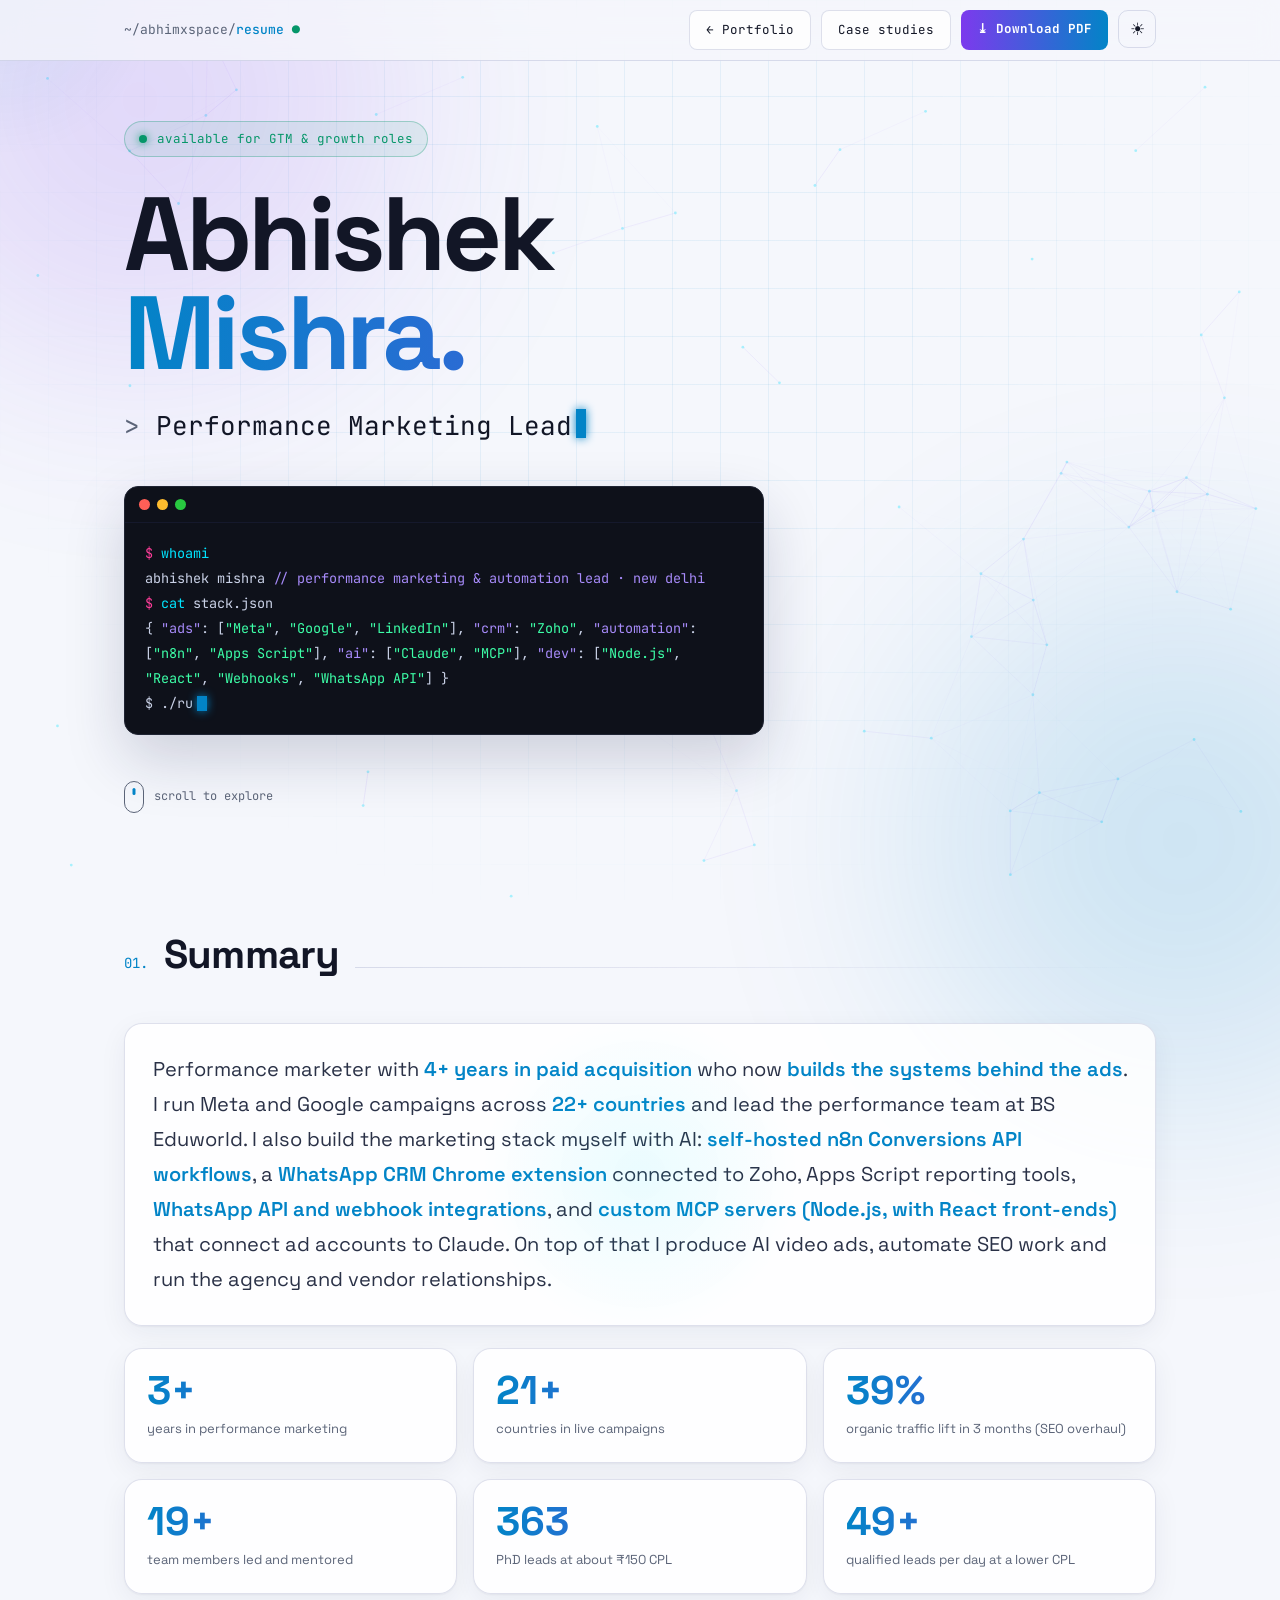
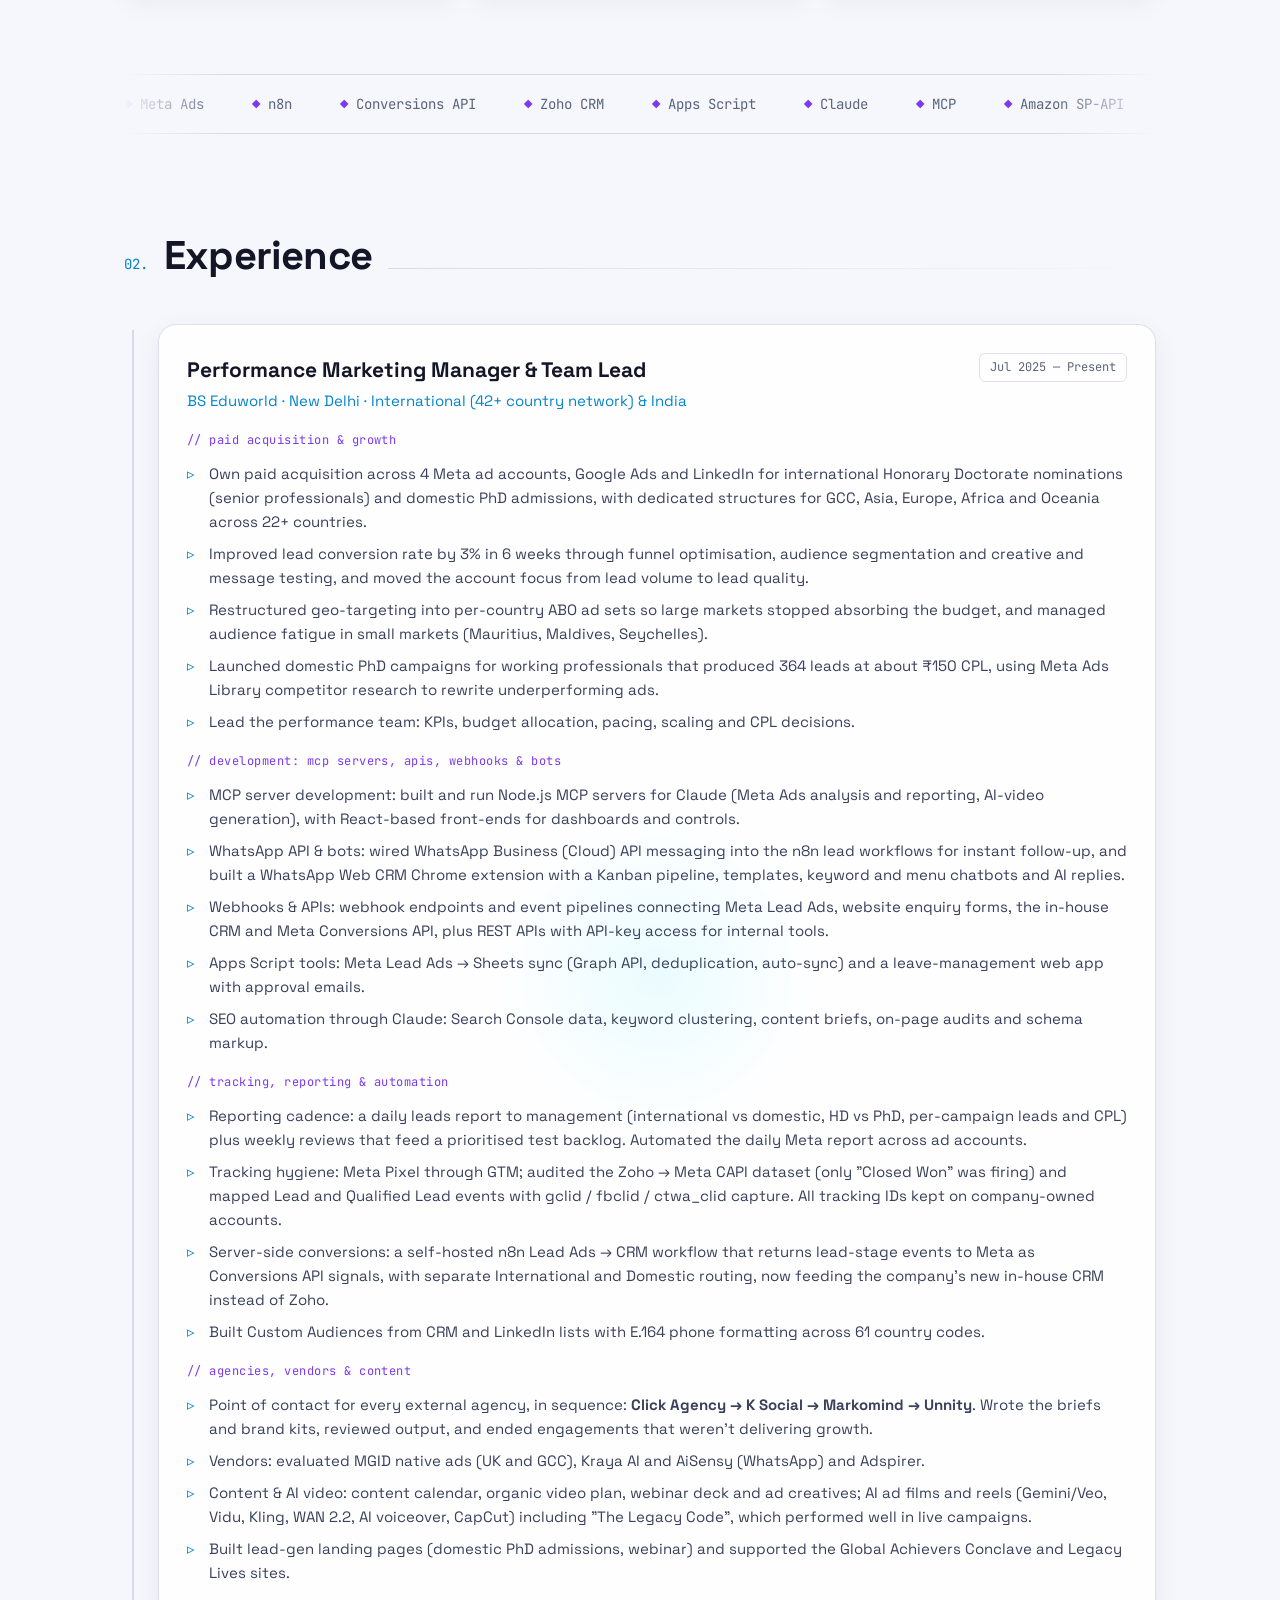
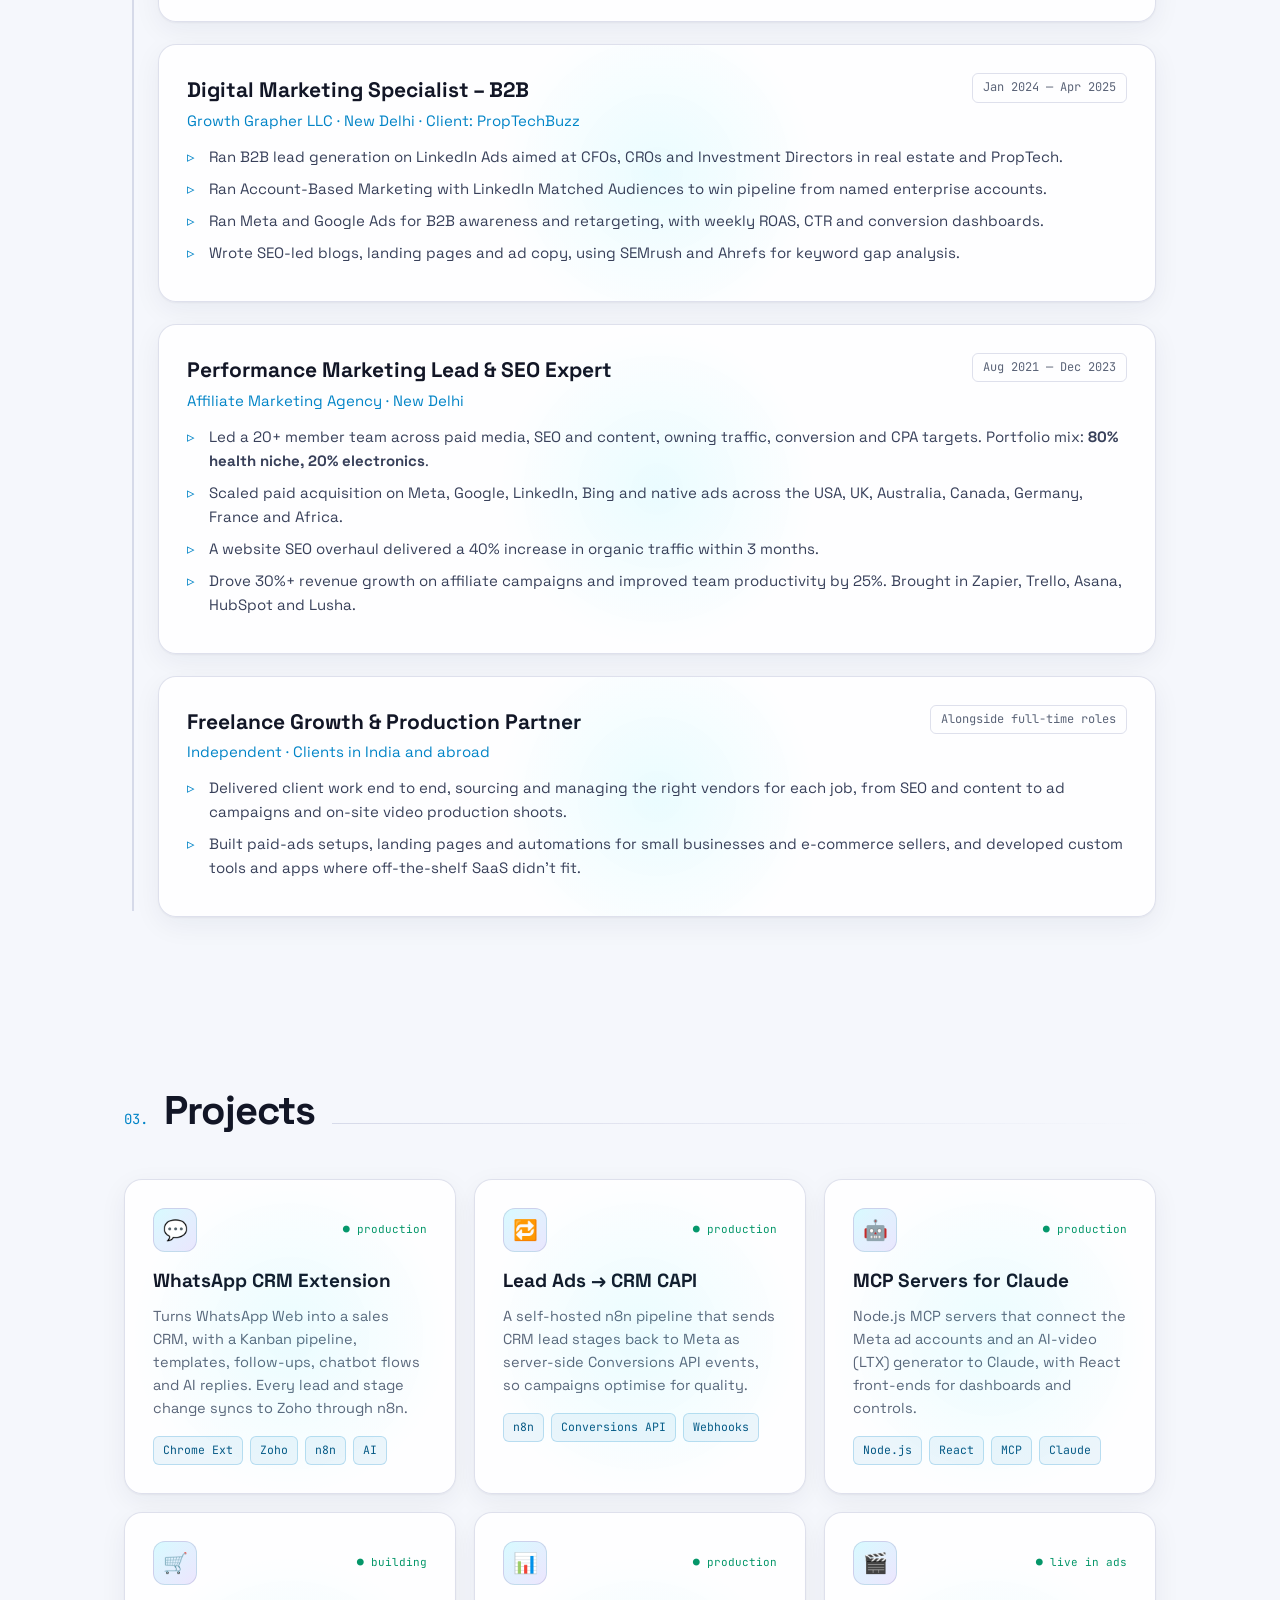
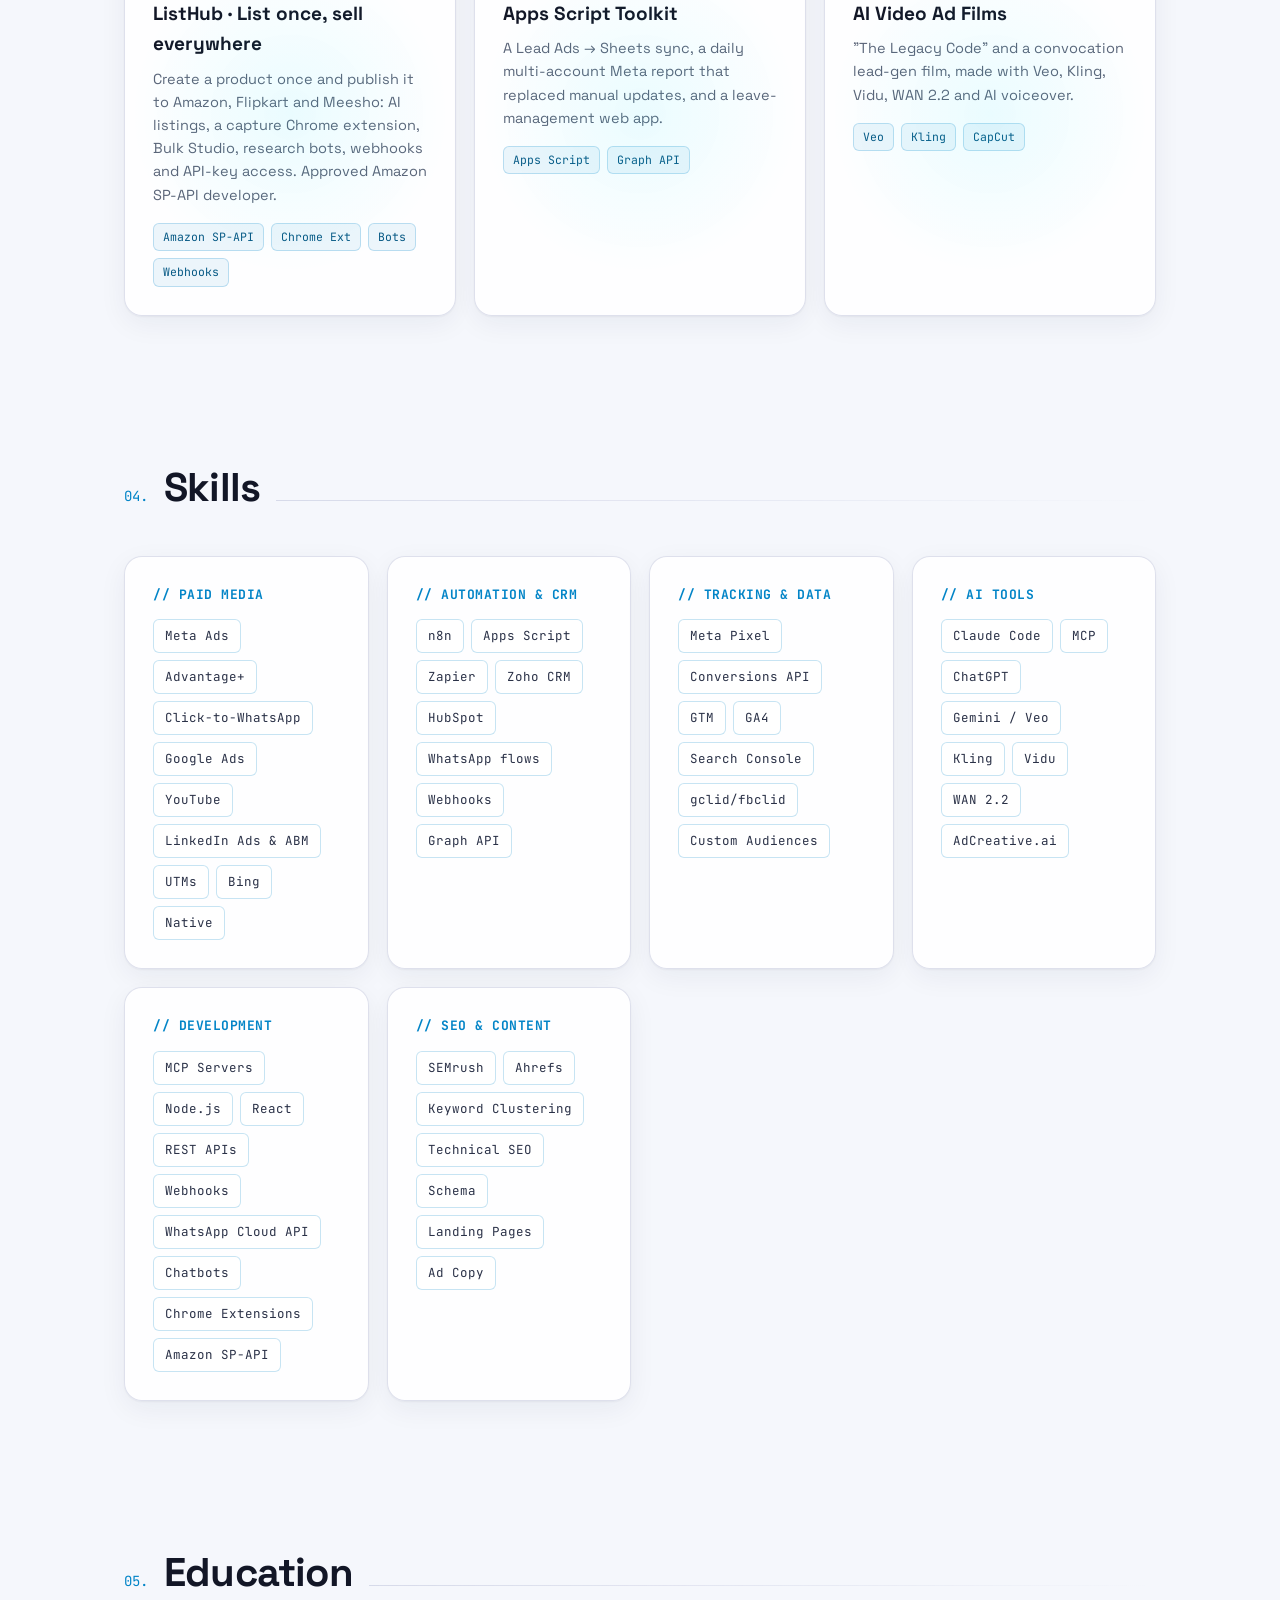
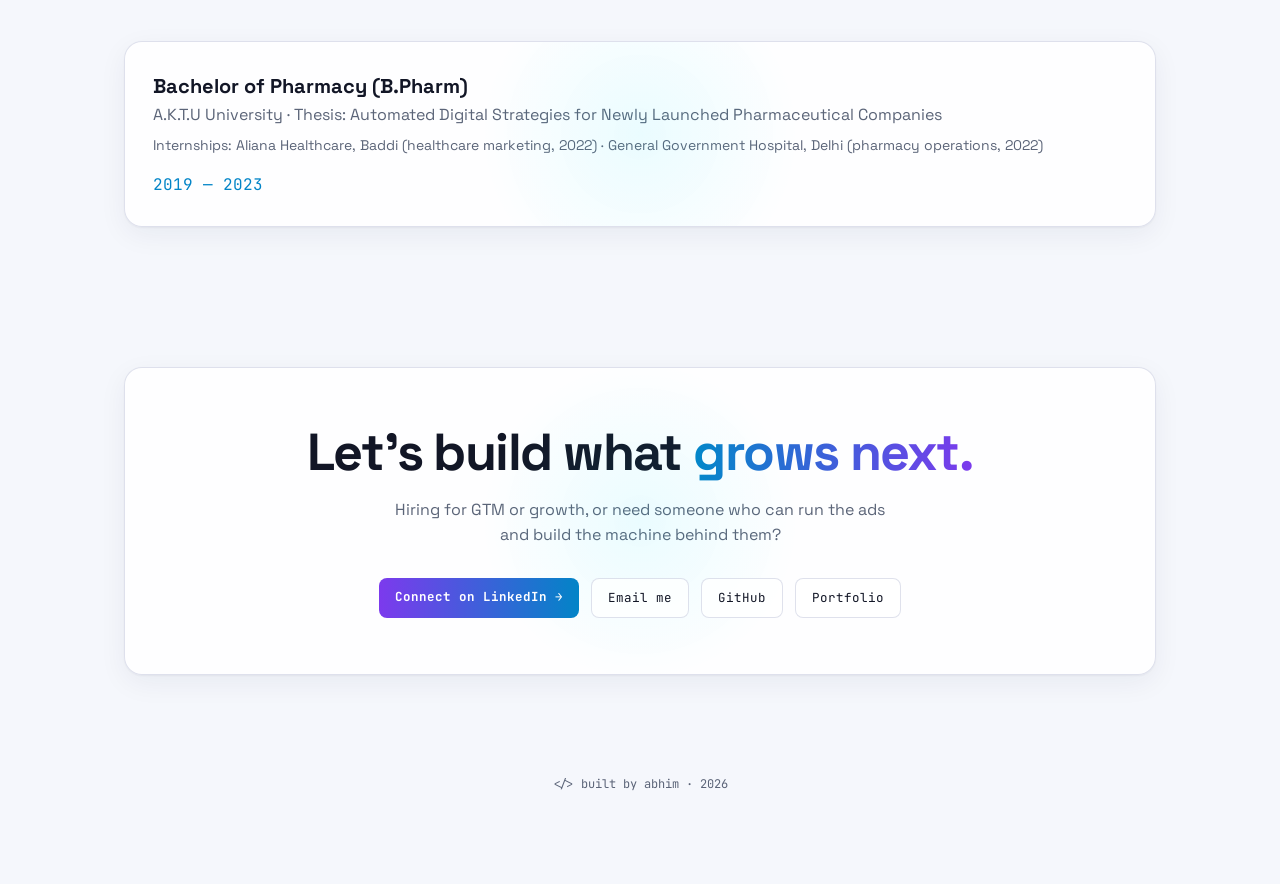
<file: resume.html>
<!DOCTYPE html>
<html lang="en">
<head>
<meta charset="UTF-8">
<meta property="og:type" content="website">
<meta property="og:url" content="https://abhimxspace.github.io/portfolio/resume.html">
<meta property="og:title" content="Interactive Resume – Abhishek Mishra, Performance Marketing & Automation Lead">
<meta property="og:description" content="4+ years in paid acquisition across Meta, Google and LinkedIn, plus the automation stack I build myself: n8n, Conversions API, Apps Script and MCP servers for Claude.">
<meta property="og:image" content="https://abhimxspace.github.io/portfolio/img/og-resume.png">
<meta property="og:image:width" content="1200">
<meta property="og:image:height" content="627">
<meta name="twitter:card" content="summary_large_image">
<meta name="twitter:image" content="https://abhimxspace.github.io/portfolio/img/og-resume.png">
<meta name="viewport" content="width=device-width, initial-scale=1.0">
<title>Resume · Abhishek Mishra (Abhim)</title>
<meta name="description" content="Resume of Abhishek Mishra: Performance Marketer & Growth Builder. Meta Ads, CRM, marketing automation and AI tools.">
<link rel="preconnect" href="https://fonts.googleapis.com">
<link href="https://fonts.googleapis.com/css2?family=Space+Grotesk:wght@400;500;600;700&family=JetBrains+Mono:wght@400;500;700&display=swap" rel="stylesheet">
<style>
:root{
  --bg:#05060a; --panel:rgba(14,17,26,.72); --line:rgba(120,140,255,.14);
  --text:#e9ecf5; --muted:#8b93a8; --cyan:#00e5ff; --violet:#8b5cf6; --pink:#ff3d9a; --green:#3dffa8;
}
*{box-sizing:border-box;margin:0;padding:0}
html{scroll-behavior:smooth}
body{font-family:'Space Grotesk',system-ui,sans-serif;background:var(--bg);color:var(--text);line-height:1.6;overflow-x:hidden;cursor:default}
.mono{font-family:'JetBrains Mono',monospace}
a{color:inherit;text-decoration:none}

/* background layers */
#net{position:fixed;inset:0;z-index:0;pointer-events:none}
.grid-bg{position:fixed;inset:0;z-index:0;pointer-events:none;
  background-image:linear-gradient(rgba(0,229,255,.05) 1px,transparent 1px),linear-gradient(90deg,rgba(0,229,255,.05) 1px,transparent 1px);
  background-size:48px 48px;mask-image:radial-gradient(ellipse at 50% 30%,#000 30%,transparent 75%)}
.glow{position:fixed;width:520px;height:520px;border-radius:50%;filter:blur(120px);opacity:.35;z-index:0;pointer-events:none;animation:float 18s ease-in-out infinite}
.g1{background:var(--violet);top:-160px;left:-120px}
.g2{background:var(--cyan);bottom:-200px;right:-160px;animation-delay:-9s}
@keyframes float{50%{transform:translate(80px,60px) scale(1.15)}}
#cursor{position:fixed;width:340px;height:340px;border-radius:50%;pointer-events:none;z-index:1;
  background:radial-gradient(circle,rgba(0,229,255,.10),transparent 65%);transform:translate(-50%,-50%);transition:opacity .3s}
.scan{position:fixed;inset:0;z-index:50;pointer-events:none;background:repeating-linear-gradient(0deg,rgba(255,255,255,.015) 0 1px,transparent 1px 3px)}

main{position:relative;z-index:2;max-width:1080px;margin:0 auto;padding:0 24px 80px}

/* top bar */
.bar{position:sticky;top:0;z-index:20;backdrop-filter:blur(14px);background:rgba(5,6,10,.6);border-bottom:1px solid var(--line)}
.bar .in{max-width:1080px;margin:0 auto;padding:0 24px;height:60px;display:flex;align-items:center;justify-content:space-between}
.bar .path{font-size:13px;color:var(--muted)}
.bar .path b{color:var(--cyan);font-weight:500}
.bar .acts{display:flex;gap:10px}
.btn{font-family:'JetBrains Mono',monospace;font-size:12.5px;padding:9px 16px;border-radius:8px;border:1px solid var(--line);background:rgba(255,255,255,.02);cursor:pointer;color:var(--text);transition:.25s;position:relative;overflow:hidden}
.btn:hover{border-color:var(--cyan);box-shadow:0 0 18px rgba(0,229,255,.35);color:var(--cyan)}
.btn.solid{background:linear-gradient(90deg,var(--violet),var(--cyan));border:none;color:#05060a;font-weight:700}
.btn.solid:hover{box-shadow:0 0 28px rgba(139,92,246,.6);color:#05060a}

/* hero */
.hero{min-height:88vh;display:flex;flex-direction:column;justify-content:center;padding:60px 0 40px}
.status{display:inline-flex;align-items:center;gap:10px;font-size:12.5px;color:var(--green);border:1px solid rgba(61,255,168,.3);background:rgba(61,255,168,.06);padding:7px 14px;border-radius:999px;width:fit-content;margin-bottom:28px}
.dot{width:8px;height:8px;border-radius:50%;background:var(--green);box-shadow:0 0 10px var(--green);animation:pulse 1.6s infinite}
@keyframes pulse{50%{opacity:.3}}
h1.name{font-size:clamp(46px,9vw,104px);line-height:.95;font-weight:700;letter-spacing:-.04em;position:relative}
.name .l2{display:block;background:linear-gradient(90deg,var(--cyan),var(--violet),var(--pink),var(--cyan));background-size:300% 100%;-webkit-background-clip:text;background-clip:text;color:transparent;animation:shift 8s linear infinite}
@keyframes shift{to{background-position:300% 0}}
.glitch{position:relative;display:inline-block}
.glitch::before,.glitch::after{content:attr(data-t);position:absolute;inset:0;opacity:0}
.glitch::before{color:var(--cyan);animation:gl1 5s infinite}
.glitch::after{color:var(--pink);animation:gl2 5s infinite}
@keyframes gl1{0%,92%,100%{opacity:0;transform:none}93%{opacity:.8;transform:translate(-4px,2px);clip-path:inset(10% 0 60% 0)}95%{opacity:.8;transform:translate(3px,-2px);clip-path:inset(55% 0 15% 0)}}
@keyframes gl2{0%,92%,100%{opacity:0;transform:none}94%{opacity:.8;transform:translate(4px,-1px);clip-path:inset(30% 0 40% 0)}96%{opacity:.8;transform:translate(-3px,2px);clip-path:inset(70% 0 5% 0)}}
.role{font-size:clamp(18px,2.6vw,26px);color:var(--muted);margin-top:22px;min-height:1.6em}
.role .typed{color:var(--text)}
.caret{display:inline-block;width:10px;height:1.1em;background:var(--cyan);vertical-align:-3px;margin-left:4px;animation:blink 1s steps(1) infinite;box-shadow:0 0 10px var(--cyan)}
@keyframes blink{50%{opacity:0}}
.term{margin-top:40px;max-width:640px;background:var(--panel);border:1px solid var(--line);border-radius:14px;overflow:hidden;box-shadow:0 30px 80px rgba(0,0,0,.5),0 0 0 1px rgba(0,229,255,.05)}
.term .tb{display:flex;gap:7px;padding:12px 14px;border-bottom:1px solid var(--line)}
.term .tb i{width:11px;height:11px;border-radius:50%;background:#ff5f57}.term .tb i:nth-child(2){background:#febc2e}.term .tb i:nth-child(3){background:#28c840}
.term pre{padding:18px 20px;font-size:13.5px;line-height:1.85;white-space:pre-wrap;min-height:190px;color:#c9d1e6}
.term .k{color:var(--violet)}.term .s{color:var(--green)}.term .c{color:var(--cyan)}.term .p{color:var(--pink)}
.scroll{margin-top:46px;font-size:12px;color:var(--muted);display:flex;align-items:center;gap:10px}
.mouse{width:20px;height:32px;border:1.5px solid var(--muted);border-radius:12px;position:relative}
.mouse::after{content:"";position:absolute;left:50%;top:6px;width:3px;height:7px;background:var(--cyan);border-radius:2px;transform:translateX(-50%);animation:wheel 1.8s infinite}
@keyframes wheel{to{transform:translate(-50%,12px);opacity:0}}

/* sections */
section{padding:70px 0}
.sh{display:flex;align-items:baseline;gap:16px;margin-bottom:36px}
.sh .no{font-family:'JetBrains Mono',monospace;color:var(--cyan);font-size:14px}
.sh h2{font-size:clamp(28px,4vw,40px);letter-spacing:-.02em}
.sh .ln{flex:1;height:1px;background:linear-gradient(90deg,var(--line),transparent)}

.card{background:var(--panel);border:1px solid var(--line);border-radius:18px;padding:28px;position:relative;overflow:hidden;transition:transform .35s cubic-bezier(.2,.8,.2,1),border-color .35s,box-shadow .35s;transform-style:preserve-3d}
.card::before{content:"";position:absolute;inset:-1px;border-radius:18px;padding:1px;background:linear-gradient(130deg,transparent 30%,rgba(0,229,255,.6),rgba(139,92,246,.6),transparent 70%);
  -webkit-mask:linear-gradient(#000 0 0) content-box,linear-gradient(#000 0 0);-webkit-mask-composite:xor;mask-composite:exclude;opacity:0;transition:opacity .35s}
.card:hover::before{opacity:1}
.card:hover{box-shadow:0 20px 60px rgba(0,229,255,.08)}
.card .shine{position:absolute;inset:0;pointer-events:none;background:radial-gradient(400px circle at var(--mx,50%) var(--my,50%),rgba(0,229,255,.08),transparent 40%)}

.summary{font-size:clamp(17px,2vw,20px);color:#c8cee0;line-height:1.75}
.summary b{color:var(--cyan);font-weight:600}
.stats{display:grid;grid-template-columns:repeat(3,1fr);gap:16px;margin-top:22px}
.stat{text-align:left;padding:22px}
.stat .n{font-size:40px;font-weight:700;background:linear-gradient(90deg,var(--cyan),var(--violet));-webkit-background-clip:text;background-clip:text;color:transparent;line-height:1}
.stat .t{font-size:13px;color:var(--muted);margin-top:8px}

/* timeline */
.tl{position:relative;padding-left:34px}
.tl::before{content:"";position:absolute;left:8px;top:6px;bottom:6px;width:2px;background:var(--line)}
.tl .prog{position:absolute;left:8px;top:6px;width:2px;height:0;background:linear-gradient(var(--cyan),var(--violet));box-shadow:0 0 12px var(--cyan);transition:height .2s linear}
.job{position:relative;margin-bottom:22px}
.job .node{position:absolute;left:-34px;top:30px;width:18px;height:18px;border-radius:50%;background:var(--bg);border:2px solid var(--cyan);box-shadow:0 0 14px var(--cyan)}
.job .node::after{content:"";position:absolute;inset:3px;border-radius:50%;background:var(--cyan)}
.job .top{display:flex;justify-content:space-between;gap:12px;flex-wrap:wrap}
.job h3{font-size:21px}
.job .co{color:var(--cyan);font-size:15px;margin-top:2px}
.job .when{font-family:'JetBrains Mono',monospace;font-size:12px;color:var(--muted);border:1px solid var(--line);padding:4px 10px;border-radius:6px;height:fit-content;white-space:nowrap}
.job ul{list-style:none;margin-top:12px}
.job .sub{font-size:12px;color:var(--violet);margin-top:18px;letter-spacing:.04em}
.job li{position:relative;padding-left:22px;color:#b9c0d4;font-size:15px;margin-bottom:8px}
.job li::before{content:"▹";position:absolute;left:0;color:var(--cyan)}

/* projects */
.pgrid{display:grid;grid-template-columns:repeat(auto-fit,minmax(310px,1fr));gap:18px}
.proj .hd{display:flex;justify-content:space-between;align-items:center;margin-bottom:14px}
.proj .ico{width:44px;height:44px;border-radius:12px;display:grid;place-items:center;font-size:20px;background:linear-gradient(135deg,rgba(0,229,255,.15),rgba(139,92,246,.15));border:1px solid var(--line)}
.proj .st{font-family:'JetBrains Mono',monospace;font-size:11px;color:var(--green)}
.proj h3{font-size:19px;margin-bottom:8px}
.proj p{color:var(--muted);font-size:14.5px}
.tags{display:flex;flex-wrap:wrap;gap:7px;margin-top:16px}
.tag{font-family:'JetBrains Mono',monospace;font-size:11.5px;padding:4px 9px;border-radius:6px;background:rgba(0,229,255,.06);color:#9fe9f5;border:1px solid rgba(0,229,255,.18)}

/* skills */
.sgrid{display:grid;grid-template-columns:repeat(auto-fit,minmax(240px,1fr));gap:18px}
.sk h4{font-family:'JetBrains Mono',monospace;font-size:13px;color:var(--cyan);margin-bottom:14px;letter-spacing:.04em}
.sk .tags{margin-top:0}
.sk .tag{font-size:12.5px;padding:6px 11px;background:rgba(255,255,255,.03);color:#d6dbea;border-color:var(--line);transition:.25s}
.sk .tag:hover{border-color:var(--violet);color:#fff;box-shadow:0 0 14px rgba(139,92,246,.4);transform:translateY(-2px)}

/* marquee */
.marq{overflow:hidden;border-block:1px solid var(--line);padding:18px 0;margin:10px 0 20px;mask-image:linear-gradient(90deg,transparent,#000 10%,#000 90%,transparent)}
.marq .tr{display:flex;gap:48px;width:max-content;animation:mq 32s linear infinite;font-family:'JetBrains Mono',monospace;font-size:14px;color:var(--muted)}
.marq span::before{content:"◆ ";color:var(--violet)}
@keyframes mq{to{transform:translateX(-50%)}}

/* edu + contact */
.edu{display:flex;justify-content:space-between;align-items:center;gap:16px;flex-wrap:wrap}
.edu h3{font-size:20px}.edu p{color:var(--muted)}
.cta{text-align:center;padding:56px 28px}
.cta h2{font-size:clamp(30px,5vw,52px);letter-spacing:-.03em;line-height:1.1}
.cta p{color:var(--muted);margin:16px auto 30px;max-width:520px}
.cta .row{display:flex;gap:12px;justify-content:center;flex-wrap:wrap}
footer{text-align:center;color:var(--muted);font-size:12px;padding:30px 0 10px;font-family:'JetBrains Mono',monospace}

/* reveal */
.rv{opacity:0;transform:translateY(40px);filter:blur(6px);transition:opacity .9s cubic-bezier(.2,.8,.2,1),transform .9s cubic-bezier(.2,.8,.2,1),filter .9s}
.rv.in{opacity:1;transform:none;filter:none}
.d1{transition-delay:.08s}.d2{transition-delay:.16s}.d3{transition-delay:.24s}.d4{transition-delay:.32s}.d5{transition-delay:.4s}

@media(max-width:640px){.stats{grid-template-columns:1fr 1fr}.bar .path{display:none}.term pre{font-size:12px}.job .when{order:-1}}
@media(prefers-reduced-motion:reduce){*,*::before,*::after{animation:none!important;transition:none!important}.rv{opacity:1;transform:none;filter:none}}

/* ---------- PRINT: clean one-column PDF ---------- */
@media print{
  @page{size:A4;margin:14mm}
  body{background:#fff;color:#111;font-size:11pt}
  #net,.grid-bg,.glow,#cursor,.scan,.bar,.scroll,.term,.marq,.cta .row,.status,footer{display:none!important}
  .hero{min-height:auto;padding:0 0 10px}
  h1.name{font-size:30pt;color:#111}.name .l2{-webkit-text-fill-color:#4c1d95;color:#4c1d95;background:none}
  .glitch::before,.glitch::after{display:none}
  .role{display:none}.caret{display:none}
  section{padding:8px 0}.stats{grid-template-columns:repeat(6,1fr);gap:6px;margin-top:8px}.stat .t{font-size:8pt;margin-top:2px}.job li{margin-bottom:3px}.job .sub{color:#4c1d95;margin-top:8px}.proj .hd{display:none}.proj h3{font-size:11pt;margin-bottom:2px}.proj .tags,.sk h4{margin-top:4px}
  .sh{margin-bottom:10px}.sh h2{font-size:15pt;color:#111}.sh .no{color:#4c1d95}
  .card{background:none;border:none;padding:0 0 8px;box-shadow:none}.card::before,.shine{display:none}
  .summary,.job li,.proj p,.edu p{color:#222;font-size:10.5pt}
  .summary b,.job .co,.sk h4{color:#4c1d95}
  .stat .n{-webkit-text-fill-color:#4c1d95;font-size:18pt}.stat{padding:4px 0}
  .tl::before,.tl .prog,.job .node{display:none}.tl{padding-left:0}
  .tag{background:none;border:1px solid #bbb;color:#333}
  .pgrid,.sgrid{grid-template-columns:1fr 1fr;gap:10px}
  .rv{opacity:1!important;transform:none!important;filter:none!important}
  .cta{padding:10px 0;text-align:left}.cta h2{font-size:13pt}
  .print-contact{display:block!important}
}
.print-contact{display:none;font-size:10pt;color:#333;margin-top:6px}
</style>
<meta name="theme-color" content="#05060a">
<link rel="stylesheet" href="theme.css">
<script src="theme.js"></script>
</head>
<body>

<canvas id="net"></canvas>
<div class="grid-bg"></div>
<div class="glow g1"></div><div class="glow g2"></div>
<div id="cursor"></div>
<div class="scan"></div>

<div class="bar">
  <div class="in">
    <div class="path mono">~/abhimxspace/<b>resume</b> <span style="color:var(--green)">●</span></div>
    <div class="acts">
      <a class="btn" href="./">← Portfolio</a>
      <a class="btn" href="case-studies.html">Case studies</a>
      <a class="btn solid" href="Abhishek_Mishra_Resume.pdf" download>⤓ Download PDF</a>
    </div>
  </div>
</div>

<main>

  <header class="hero">
    <div class="status mono rv"><span class="dot"></span> available for GTM & growth roles</div>
    <h1 class="name rv d1"><span class="glitch" data-t="Abhishek">Abhishek</span><span class="l2">Mishra.</span></h1>
    <div class="role mono rv d2">&gt; <span class="typed" id="typed"></span><span class="caret"></span></div>
    <div class="print-contact" style="font-weight:600;font-size:12pt;color:#111">Performance Marketing & Marketing Automation Lead | AI-Driven Growth</div>
    <div class="print-contact">thebulletinpress@gmail.com · +91-9810631194 · linkedin.com/in/abhishek-mishra-ln · github.com/abhimxspace · abhimxspace.github.io/portfolio · New Delhi, India</div>

    <div class="term rv d3">
      <div class="tb"><i></i><i></i><i></i></div>
      <pre class="mono" id="term"></pre>
    </div>

    <div class="scroll mono rv d4"><span class="mouse"></span> scroll to explore</div>
  </header>

  <section id="about">
    <div class="sh rv"><span class="no">01.</span><h2>Summary</h2><span class="ln"></span></div>
    <div class="card rv d1"><div class="shine"></div>
      <p class="summary">Performance marketer with <b>4+ years in paid acquisition</b> who now <b>builds the systems behind the ads</b>. I run Meta and Google campaigns across <b>22+ countries</b> and lead the performance team at BS Eduworld. I also build the marketing stack myself with AI: <b>self-hosted n8n Conversions API workflows</b>, a <b>WhatsApp CRM Chrome extension</b> connected to Zoho, Apps Script reporting tools, <b>WhatsApp API and webhook integrations</b>, and <b>custom MCP servers (Node.js, with React front-ends)</b> that connect ad accounts to Claude. On top of that I produce AI video ads, automate SEO work and run the agency and vendor relationships.</p>
    </div>
    <div class="stats">
      <div class="card stat rv d1"><div class="n" data-count="4" data-suffix="+">4+</div><div class="t">years in performance marketing</div></div>
      <div class="card stat rv d2"><div class="n" data-count="22" data-suffix="+">22+</div><div class="t">countries in live campaigns</div></div>
      <div class="card stat rv d3"><div class="n" data-count="40" data-suffix="%">40%</div><div class="t">organic traffic lift in 3 months (SEO overhaul)</div></div>
      <div class="card stat rv d4"><div class="n" data-count="20" data-suffix="+">20+</div><div class="t">team members led and mentored</div></div>
      <div class="card stat rv d5"><div class="n" data-count="364">364</div><div class="t">PhD leads at about ₹150 CPL</div></div>
      <div class="card stat rv d1"><div class="n" data-count="50" data-suffix="+">50+</div><div class="t">qualified leads per day at a lower CPL</div></div>
    </div>
  </section>

  <div class="marq"><div class="tr" id="mq"></div></div>

  <section id="experience">
    <div class="sh rv"><span class="no">02.</span><h2>Experience</h2><span class="ln"></span></div>
    <div class="tl" id="tl"><div class="prog" id="prog"></div>

      <div class="job card rv"><div class="shine"></div><span class="node"></span>
        <div class="top"><div><h3>Performance Marketing Manager & Team Lead</h3><div class="co">BS Eduworld · New Delhi · International (42+ country network) & India</div></div><span class="when">Jul 2025 — Present</span></div>
        <div class="sub mono">// paid acquisition & growth</div>
        <ul>
          <li>Own paid acquisition across 4 Meta ad accounts, Google Ads and LinkedIn for international Honorary Doctorate nominations (senior professionals) and domestic PhD admissions, with dedicated structures for GCC, Asia, Europe, Africa and Oceania across 22+ countries.</li>
          <li>Improved lead conversion rate by 3% in 6 weeks through funnel optimisation, audience segmentation and creative and message testing, and moved the account focus from lead volume to lead quality.</li>
          <li>Restructured geo-targeting into per-country ABO ad sets so large markets stopped absorbing the budget, and managed audience fatigue in small markets (Mauritius, Maldives, Seychelles).</li>
          <li>Launched domestic PhD campaigns for working professionals that produced 364 leads at about ₹150 CPL, using Meta Ads Library competitor research to rewrite underperforming ads.</li>
          <li>Lead the performance team: KPIs, budget allocation, pacing, scaling and CPL decisions.</li>
        </ul>
        <div class="sub mono">// development: mcp servers, apis, webhooks & bots</div>
        <ul>
          <li>MCP server development: built and run Node.js MCP servers for Claude (Meta Ads analysis and reporting, AI-video generation), with React-based front-ends for dashboards and controls.</li>
          <li>WhatsApp API &amp; bots: wired WhatsApp Business (Cloud) API messaging into the n8n lead workflows for instant follow-up, and built a WhatsApp Web CRM Chrome extension with a Kanban pipeline, templates, keyword and menu chatbots and AI replies.</li>
          <li>Webhooks &amp; APIs: webhook endpoints and event pipelines connecting Meta Lead Ads, website enquiry forms, the in-house CRM and Meta Conversions API, plus REST APIs with API-key access for internal tools.</li>
          <li>Apps Script tools: Meta Lead Ads → Sheets sync (Graph API, deduplication, auto-sync) and a leave-management web app with approval emails.</li>
          <li>SEO automation through Claude: Search Console data, keyword clustering, content briefs, on-page audits and schema markup.</li>
        </ul>
        <div class="sub mono">// tracking, reporting & automation</div>
        <ul>
          <li>Reporting cadence: a daily leads report to management (international vs domestic, HD vs PhD, per-campaign leads and CPL) plus weekly reviews that feed a prioritised test backlog. Automated the daily Meta report across ad accounts.</li>
          <li>Tracking hygiene: Meta Pixel through GTM; audited the Zoho → Meta CAPI dataset (only "Closed Won" was firing) and mapped Lead and Qualified Lead events with gclid / fbclid / ctwa_clid capture. All tracking IDs kept on company-owned accounts.</li>
          <li>Server-side conversions: a self-hosted n8n Lead Ads → CRM workflow that returns lead-stage events to Meta as Conversions API signals, with separate International and Domestic routing, now feeding the company's new in-house CRM instead of Zoho.</li>
          <li>Built Custom Audiences from CRM and LinkedIn lists with E.164 phone formatting across 61 country codes.</li>
        </ul>
        <div class="sub mono">// agencies, vendors & content</div>
        <ul>
          <li>Point of contact for every external agency, in sequence: <b>Click Agency → K Social → Markomind → Unnity</b>. Wrote the briefs and brand kits, reviewed output, and ended engagements that weren't delivering growth.</li>
          <li>Vendors: evaluated MGID native ads (UK and GCC), Kraya AI and AiSensy (WhatsApp) and Adspirer.</li>
          <li>Content &amp; AI video: content calendar, organic video plan, webinar deck and ad creatives; AI ad films and reels (Gemini/Veo, Vidu, Kling, WAN 2.2, AI voiceover, CapCut) including "The Legacy Code", which performed well in live campaigns.</li>
          <li>Built lead-gen landing pages (domestic PhD admissions, webinar) and supported the Global Achievers Conclave and Legacy Lives sites.</li>
        </ul>
      </div>

      <div class="job card rv"><div class="shine"></div><span class="node"></span>
        <div class="top"><div><h3>Digital Marketing Specialist – B2B</h3><div class="co">Growth Grapher LLC · New Delhi · Client: PropTechBuzz</div></div><span class="when">Jan 2024 — Apr 2025</span></div>
        <ul>
          <li>Ran B2B lead generation on LinkedIn Ads aimed at CFOs, CROs and Investment Directors in real estate and PropTech.</li>
          <li>Ran Account-Based Marketing with LinkedIn Matched Audiences to win pipeline from named enterprise accounts.</li>
          <li>Ran Meta and Google Ads for B2B awareness and retargeting, with weekly ROAS, CTR and conversion dashboards.</li>
          <li>Wrote SEO-led blogs, landing pages and ad copy, using SEMrush and Ahrefs for keyword gap analysis.</li>
        </ul>
      </div>

      <div class="job card rv"><div class="shine"></div><span class="node"></span>
        <div class="top"><div><h3>Performance Marketing Lead & SEO Expert</h3><div class="co">Affiliate Marketing Agency · New Delhi</div></div><span class="when">Aug 2021 — Dec 2023</span></div>
        <ul>
          <li>Led a 20+ member team across paid media, SEO and content, owning traffic, conversion and CPA targets. Portfolio mix: <b>80% health niche, 20% electronics</b>.</li>
          <li>Scaled paid acquisition on Meta, Google, LinkedIn, Bing and native ads across the USA, UK, Australia, Canada, Germany, France and Africa.</li>
          <li>A website SEO overhaul delivered a 40% increase in organic traffic within 3 months.</li>
          <li>Drove 30%+ revenue growth on affiliate campaigns and improved team productivity by 25%. Brought in Zapier, Trello, Asana, HubSpot and Lusha.</li>
        </ul>
      </div>

      <div class="job card rv"><div class="shine"></div><span class="node"></span>
        <div class="top"><div><h3>Freelance Growth & Production Partner</h3><div class="co">Independent · Clients in India and abroad</div></div><span class="when">Alongside full-time roles</span></div>
        <ul>
          <li>Delivered client work end to end, sourcing and managing the right vendors for each job, from SEO and content to ad campaigns and on-site video production shoots.</li>
          <li>Built paid-ads setups, landing pages and automations for small businesses and e-commerce sellers, and developed custom tools and apps where off-the-shelf SaaS didn't fit.</li>
        </ul>
      </div>
    </div>
  </section>

  <section id="projects">
    <div class="sh rv"><span class="no">03.</span><h2>Projects</h2><span class="ln"></span></div>
    <div class="pgrid">
      <div class="card proj rv d1"><div class="shine"></div>
        <div class="hd"><div class="ico">💬</div><span class="st">● production</span></div>
        <h3>WhatsApp CRM Extension</h3>
        <p>Turns WhatsApp Web into a sales CRM, with a Kanban pipeline, templates, follow-ups, chatbot flows and AI replies. Every lead and stage change syncs to Zoho through n8n.</p>
        <div class="tags"><span class="tag">Chrome Ext</span><span class="tag">Zoho</span><span class="tag">n8n</span><span class="tag">AI</span></div>
      </div>
      <div class="card proj rv d2"><div class="shine"></div>
        <div class="hd"><div class="ico">🔁</div><span class="st">● production</span></div>
        <h3>Lead Ads → CRM CAPI</h3>
        <p>A self-hosted n8n pipeline that sends CRM lead stages back to Meta as server-side Conversions API events, so campaigns optimise for quality.</p>
        <div class="tags"><span class="tag">n8n</span><span class="tag">Conversions API</span><span class="tag">Webhooks</span></div>
      </div>
      <div class="card proj rv d3"><div class="shine"></div>
        <div class="hd"><div class="ico">🤖</div><span class="st">● production</span></div>
        <h3>MCP Servers for Claude</h3>
        <p>Node.js MCP servers that connect the Meta ad accounts and an AI-video (LTX) generator to Claude, with React front-ends for dashboards and controls.</p>
        <div class="tags"><span class="tag">Node.js</span><span class="tag">React</span><span class="tag">MCP</span><span class="tag">Claude</span></div>
      </div>
      <div class="card proj rv d1"><div class="shine"></div>
        <div class="hd"><div class="ico">🛒</div><span class="st">● building</span></div>
        <h3>ListHub · List once, sell everywhere</h3>
        <p>Create a product once and publish it to Amazon, Flipkart and Meesho: AI listings, a capture Chrome extension, Bulk Studio, research bots, webhooks and API-key access. Approved Amazon SP-API developer.</p>
        <div class="tags"><span class="tag">Amazon SP-API</span><span class="tag">Chrome Ext</span><span class="tag">Bots</span><span class="tag">Webhooks</span></div>
      </div>
      <div class="card proj rv d2"><div class="shine"></div>
        <div class="hd"><div class="ico">📊</div><span class="st">● production</span></div>
        <h3>Apps Script Toolkit</h3>
        <p>A Lead Ads → Sheets sync, a daily multi-account Meta report that replaced manual updates, and a leave-management web app.</p>
        <div class="tags"><span class="tag">Apps Script</span><span class="tag">Graph API</span></div>
      </div>
      <div class="card proj rv d3"><div class="shine"></div>
        <div class="hd"><div class="ico">🎬</div><span class="st">● live in ads</span></div>
        <h3>AI Video Ad Films</h3>
        <p>"The Legacy Code" and a convocation lead-gen film, made with Veo, Kling, Vidu, WAN 2.2 and AI voiceover.</p>
        <div class="tags"><span class="tag">Veo</span><span class="tag">Kling</span><span class="tag">CapCut</span></div>
      </div>
    </div>
  </section>

  <section id="skills">
    <div class="sh rv"><span class="no">04.</span><h2>Skills</h2><span class="ln"></span></div>
    <div class="sgrid">
      <div class="card sk rv d1"><h4>// PAID MEDIA</h4><div class="tags"><span class="tag">Meta Ads</span><span class="tag">Advantage+</span><span class="tag">Click-to-WhatsApp</span><span class="tag">Google Ads</span><span class="tag">YouTube</span><span class="tag">LinkedIn Ads &amp; ABM</span><span class="tag">UTMs</span><span class="tag">Bing</span><span class="tag">Native</span></div></div>
      <div class="card sk rv d2"><h4>// AUTOMATION & CRM</h4><div class="tags"><span class="tag">n8n</span><span class="tag">Apps Script</span><span class="tag">Zapier</span><span class="tag">Zoho CRM</span><span class="tag">HubSpot</span><span class="tag">WhatsApp flows</span><span class="tag">Webhooks</span><span class="tag">Graph API</span></div></div>
      <div class="card sk rv d3"><h4>// TRACKING & DATA</h4><div class="tags"><span class="tag">Meta Pixel</span><span class="tag">Conversions API</span><span class="tag">GTM</span><span class="tag">GA4</span><span class="tag">Search Console</span><span class="tag">gclid/fbclid</span><span class="tag">Custom Audiences</span></div></div>
      <div class="card sk rv d4"><h4>// AI TOOLS</h4><div class="tags"><span class="tag">Claude Code</span><span class="tag">MCP</span><span class="tag">ChatGPT</span><span class="tag">Gemini / Veo</span><span class="tag">Kling</span><span class="tag">Vidu</span><span class="tag">WAN 2.2</span><span class="tag">AdCreative.ai</span></div></div>
      <div class="card sk rv d1"><h4>// DEVELOPMENT</h4><div class="tags"><span class="tag">MCP Servers</span><span class="tag">Node.js</span><span class="tag">React</span><span class="tag">REST APIs</span><span class="tag">Webhooks</span><span class="tag">WhatsApp Cloud API</span><span class="tag">Chatbots</span><span class="tag">Chrome Extensions</span><span class="tag">Amazon SP-API</span></div></div>
      <div class="card sk rv d5"><h4>// SEO & CONTENT</h4><div class="tags"><span class="tag">SEMrush</span><span class="tag">Ahrefs</span><span class="tag">Keyword Clustering</span><span class="tag">Technical SEO</span><span class="tag">Schema</span><span class="tag">Landing Pages</span><span class="tag">Ad Copy</span></div></div>
    </div>
  </section>

  <section id="education">
    <div class="sh rv"><span class="no">05.</span><h2>Education</h2><span class="ln"></span></div>
    <div class="card edu rv d1"><div class="shine"></div>
      <div><h3>Bachelor of Pharmacy (B.Pharm)</h3><p>A.K.T.U University · Thesis: Automated Digital Strategies for Newly Launched Pharmaceutical Companies</p>
      <p style="font-size:14px;margin-top:6px">Internships: Aliana Healthcare, Baddi (healthcare marketing, 2022) · General Government Hospital, Delhi (pharmacy operations, 2022)</p></div>
      <span class="mono" style="color:var(--cyan)">2019 — 2023</span>
    </div>
  </section>

  <section id="contact">
    <div class="card cta rv"><div class="shine"></div>
      <h2>Let's build what <span class="name"><span class="l2" style="display:inline">grows next.</span></span></h2>
      <p>Hiring for GTM or growth, or need someone who can run the ads and build the machine behind them?</p>
      <div class="row">
        <a class="btn solid" href="https://www.linkedin.com/in/abhishek-mishra-ln/" target="_blank" rel="noopener">Connect on LinkedIn →</a>
        <a class="btn" href="mailto:thebulletinpress@gmail.com">Email me</a>
        <a class="btn" href="https://github.com/abhimxspace" target="_blank" rel="noopener">GitHub</a>
        <a class="btn" href="./">Portfolio</a>
      </div>
    </div>
  </section>

  <footer>&lt;/&gt; built by abhim · 2026</footer>
</main>

<script>
/* typing roles */
const roles=["Performance Marketing Lead","Marketing Automation Builder","AI-Driven Growth","MCP Server Developer","API & Webhook Builder","GTM Operator"];
const tEl=document.getElementById('typed');let ri=0,ci=0,del=false;
(function type(){const w=roles[ri];tEl.textContent=w.slice(0,ci);
  if(!del&&ci<w.length){ci++;setTimeout(type,70)}
  else if(!del){del=true;setTimeout(type,1600)}
  else if(ci>0){ci--;setTimeout(type,35)}
  else{del=false;ri=(ri+1)%roles.length;setTimeout(type,300)}})();

/* terminal */
const lines=[
 ['<span class="p">$</span> <span class="c">whoami</span>',0],
 ['abhishek mishra <span class="k">// performance marketing & automation lead · new delhi</span>',1],
 ['<span class="p">$</span> <span class="c">cat</span> stack.json',0],
 ['{ <span class="k">"ads"</span>: [<span class="s">"Meta"</span>, <span class="s">"Google"</span>, <span class="s">"LinkedIn"</span>], <span class="k">"crm"</span>: <span class="s">"Zoho"</span>, <span class="k">"automation"</span>: [<span class="s">"n8n"</span>, <span class="s">"Apps Script"</span>], <span class="k">"ai"</span>: [<span class="s">"Claude"</span>, <span class="s">"MCP"</span>], <span class="k">"dev"</span>: [<span class="s">"Node.js"</span>, <span class="s">"React"</span>, <span class="s">"Webhooks"</span>, <span class="s">"WhatsApp API"</span>] }',1],
 ['<span class="p">$</span> <span class="c">./run</span> --mode=growth',0],
 ['<span class="s">✔</span> ads → crm → conversions api → optimised campaigns',1],
];
const term=document.getElementById('term');
// keep base in sync for instant lines
const origAdd=lines.map(l=>l);(async()=>{term.dataset.base='';for(const [html,instant] of origAdd){
  if(instant){term.dataset.base+=html+'\n';term.innerHTML=term.dataset.base;await new Promise(r=>setTimeout(r,350));continue}
  const tmp=document.createElement('div');tmp.innerHTML=html;const txt=tmp.textContent;
  for(let i=0;i<=txt.length;i++){term.innerHTML=term.dataset.base+txt.slice(0,i)+'<span class="caret"></span>';await new Promise(r=>setTimeout(r,28))}
  term.dataset.base+=html+'\n';term.innerHTML=term.dataset.base;await new Promise(r=>setTimeout(r,250))}
  term.innerHTML=term.dataset.base+'<span class="p">$</span> <span class="caret"></span>'})();

/* marquee */
const mqItems=["Meta Ads","n8n","Conversions API","Zoho CRM","Apps Script","Claude","MCP","Amazon SP-API","Lead Gen","Growth Systems","Node.js","React","Webhooks","WhatsApp Cloud API","REST APIs","GTM"];
document.getElementById('mq').innerHTML=[...mqItems,...mqItems].map(x=>`<span>${x}</span>`).join('');

/* reveal + counters */
const io=new IntersectionObserver(es=>es.forEach(e=>{if(e.isIntersecting){e.target.classList.add('in');
  e.target.querySelectorAll('[data-count]').forEach(countUp);io.unobserve(e.target)}}),{threshold:.15});
document.querySelectorAll('.rv').forEach(el=>io.observe(el));
function countUp(el){if(el.dataset.done)return;el.dataset.done=1;const to=+el.dataset.count,suf=el.dataset.suffix||'';let s=null;el.textContent='0'+suf;
  const step=t=>{if(!s)s=t;const p=Math.min((t-s)/1400,1);el.textContent=Math.floor(to*(1-Math.pow(1-p,3)))+suf;if(p<1)requestAnimationFrame(step)};requestAnimationFrame(step)}

/* print: show final numbers */
addEventListener('beforeprint',()=>document.querySelectorAll('[data-count]').forEach(el=>{el.dataset.done=1;el.textContent=el.dataset.count+(el.dataset.suffix||'')}));

/* timeline progress */
const tl=document.getElementById('tl'),prog=document.getElementById('prog');
addEventListener('scroll',()=>{const r=tl.getBoundingClientRect(),vh=innerHeight;const p=Math.min(Math.max((vh*.6-r.top)/r.height,0),1);prog.style.height=(p*(r.height-12))+'px'},{passive:true});

/* card tilt + shine */
document.querySelectorAll('.card').forEach(c=>{
  c.addEventListener('mousemove',e=>{const r=c.getBoundingClientRect(),x=e.clientX-r.left,y=e.clientY-r.top;
    c.style.setProperty('--mx',x+'px');c.style.setProperty('--my',y+'px');
    if(!c.classList.contains('job')&&!c.classList.contains('cta')){const rx=((y/r.height)-.5)*-6,ry=((x/r.width)-.5)*6;c.style.transform=`perspective(900px) rotateX(${rx}deg) rotateY(${ry}deg) translateY(-3px)`}});
  c.addEventListener('mouseleave',()=>{c.style.transform=''})});

/* cursor glow */
const cur=document.getElementById('cursor');addEventListener('mousemove',e=>{cur.style.left=e.clientX+'px';cur.style.top=e.clientY+'px'});

/* particle network */
const cv=document.getElementById('net'),cx=cv.getContext('2d');let W,H,pts=[];const mouse={x:-999,y:-999};
function rs(){W=cv.width=innerWidth*devicePixelRatio;H=cv.height=innerHeight*devicePixelRatio;cv.style.width=innerWidth+'px';cv.style.height=innerHeight+'px';
  const n=Math.min(90,Math.floor(innerWidth*innerHeight/16000));pts=Array.from({length:n},()=>({x:Math.random()*W,y:Math.random()*H,vx:(Math.random()-.5)*.35*devicePixelRatio,vy:(Math.random()-.5)*.35*devicePixelRatio}))}
addEventListener('resize',rs);rs();
addEventListener('mousemove',e=>{mouse.x=e.clientX*devicePixelRatio;mouse.y=e.clientY*devicePixelRatio});
(function draw(){cx.clearRect(0,0,W,H);const D=140*devicePixelRatio;
  for(const p of pts){p.x+=p.vx;p.y+=p.vy;if(p.x<0||p.x>W)p.vx*=-1;if(p.y<0||p.y>H)p.vy*=-1;
    const dm=Math.hypot(p.x-mouse.x,p.y-mouse.y);if(dm<D*1.3){p.x+=(p.x-mouse.x)*.004;p.y+=(p.y-mouse.y)*.004}
    cx.fillStyle='rgba(0,229,255,.7)';cx.beginPath();cx.arc(p.x,p.y,1.4*devicePixelRatio,0,7);cx.fill()}
  for(let i=0;i<pts.length;i++)for(let j=i+1;j<pts.length;j++){const a=pts[i],b=pts[j],d=Math.hypot(a.x-b.x,a.y-b.y);
    if(d<D){cx.strokeStyle=`rgba(139,92,246,${(1-d/D)*.35})`;cx.lineWidth=devicePixelRatio*.8;cx.beginPath();cx.moveTo(a.x,a.y);cx.lineTo(b.x,b.y);cx.stroke()}}
  requestAnimationFrame(draw)})();
</script>
</body>
</html>
</file>
<file: theme.css>
/* ---------- Light / dark theme (shared by all pages) ---------- */
.theme-toggle{display:inline-grid;place-items:center;width:38px;height:38px;border-radius:10px;border:1px solid var(--line);background:transparent;color:var(--text);cursor:pointer;font-size:17px;line-height:1;transition:border-color .25s,transform .25s,background .25s;flex:none}
.theme-toggle:hover{transform:rotate(-15deg);border-color:var(--cyan,var(--accent,#6d5efc))}
.theme-toggle .sun{display:none}
[data-theme="light"] .theme-toggle .sun{display:inline}
[data-theme="light"] .theme-toggle .moon{display:none}
.theme-toggle.floating{position:fixed;right:18px;bottom:18px;z-index:60;background:var(--panel)}
html.theme-anim *,html.theme-anim *::before,html.theme-anim *::after{transition:background-color .35s ease,color .35s ease,border-color .35s ease!important}

/* ---- light palette: resume + case studies (neon design) ---- */
[data-theme="light"]{
  --bg:#f5f7fc; --panel:rgba(255,255,255,.85); --line:rgba(60,70,140,.16);
  --text:#121626; --muted:#5b6478; --cyan:#0284c7; --violet:#7c3aed; --pink:#db2777; --green:#059669;
  /* index page palette */
  --accent:#5b4ce6; --accent2:#0d9488;
  color-scheme:light;
}
[data-theme="light"] body{background:var(--bg)}
[data-theme="light"] .scan{display:none}
[data-theme="light"] .glow{opacity:.16}
[data-theme="light"] #net{opacity:.45}
[data-theme="light"] #cursor{background:radial-gradient(circle,rgba(2,132,199,.08),transparent 65%)}
[data-theme="light"] .grid-bg{background-image:linear-gradient(rgba(2,132,199,.07) 1px,transparent 1px),linear-gradient(90deg,rgba(2,132,199,.07) 1px,transparent 1px)}
[data-theme="light"] .bar{background:rgba(245,247,252,.78)}
[data-theme="light"] .btn{background:rgba(255,255,255,.7)}
[data-theme="light"] .btn.solid{color:#fff;background:linear-gradient(90deg,var(--violet),var(--cyan))}
[data-theme="light"] .btn.solid:hover{color:#fff}
[data-theme="light"] .card{box-shadow:0 1px 2px rgba(20,30,70,.05),0 8px 28px rgba(20,30,70,.06)}
[data-theme="light"] .summary,[data-theme="light"] .ba p{color:#2a3147}
[data-theme="light"] .job li,[data-theme="light"] .cols p,[data-theme="light"] .cols li{color:#38405a}
[data-theme="light"] .tag{color:#075985;background:rgba(2,132,199,.07);border-color:rgba(2,132,199,.22)}
[data-theme="light"] .sk .tag{color:#2a3147;background:#fff}
[data-theme="light"] .sk .tag:hover{color:var(--violet)}
[data-theme="light"] .flow .n{color:#075985;background:rgba(2,132,199,.07)}
[data-theme="light"] .status{background:rgba(5,150,105,.08);border-color:rgba(5,150,105,.3)}
[data-theme="light"] .job .node{background:#fff}
/* the terminal window stays dark in both themes (it is a terminal) */
[data-theme="light"] .term{background:#0e111a;border-color:#1f2433;box-shadow:0 24px 60px rgba(20,30,70,.18)}
[data-theme="light"] .term pre{color:#c9d1e6}
[data-theme="light"] .term .k{color:#a78bfa}[data-theme="light"] .term .s{color:#3dffa8}[data-theme="light"] .term .c{color:#00e5ff}[data-theme="light"] .term .p{color:#ff3d9a}

/* ---- light palette: index page ---- */
[data-theme="light"] nav{background:rgba(245,247,252,.85)}
[data-theme="light"] .card:hover{border-color:#c5cbe0}
[data-theme="light"] .chip{background:#eef1f8;color:#2a3147}
[data-theme="light"] .btn.primary{background:var(--accent);color:#fff}

@media print{.theme-toggle{display:none!important}}
</file>
